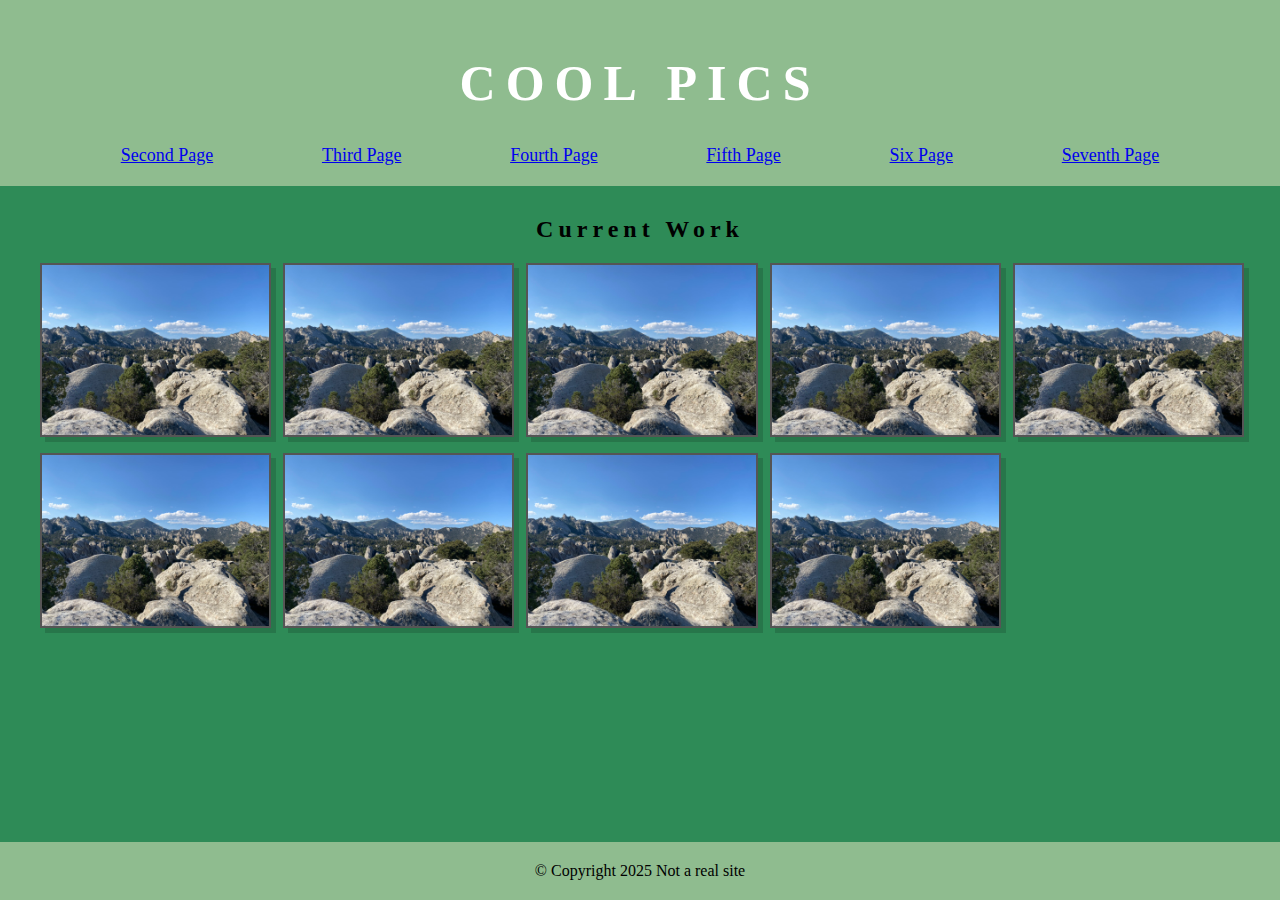
<file: coolpics/index.html>
<html lang="en-US">
    <head>
        <meta charset="utf-8">
        <meta name="description" content="This is the Cool Pics Page">
        <meta name="author" content="Cameron Johnson">
        <link rel="stylesheet" href="coolpics.css">
        <meta name="viewport" content="width=device-width, initial-scale=1" />
        <script src="coolpics.js" defer></script>
        <title>Cool Pics</title>
    </head>
    <body>
        <header>
            <h1>
                Cool Pics
            </h1>
            <button class="menu-toggle" aria-controls="main-nav" aria-expanded="false">Menu</button>
            <nav id="main-nav" role="navigation">
                <a href="#">Second Page</a>
                <a href="#">Third Page</a>
                <a href="#">Fourth Page</a>
                <a href="#">Fifth Page</a>
                <a href="#">Six Page</a>
                <a href="#">Seventh Page</a>
            </nav>
        </header>
        <main> 
            <dialog>
            <img src="images/my-image.jpeg" alt="picture">
            <button class="close-viewer">X</button>
            </dialog>
            <h2>
                Current Work
            </h2>
            <div class="gallery">
                <figure>  
                    <img src="images/my-image.jpeg" alt="picture">
                </figure>
                <figure>  
                    <img src="images/my-image.jpeg" alt="picture">
                </figure>
                <figure>  
                    <img src="images/my-image.jpeg" alt="picture">
                </figure>
                <figure>  
                    <img src="images/my-image.jpeg" alt="picture">
                </figure>
                <figure>  
                    <img src="images/my-image.jpeg" alt="picture">
                </figure>
                <figure>  
                    <img src="images/my-image.jpeg" alt="picture">
                </figure>
                <figure>  
                    <img src="images/my-image.jpeg" alt="picture">
                </figure>
                <figure>  
                    <img src="images/my-image.jpeg" alt="picture">
                </figure>
                <figure>  
                    <img src="images/my-image.jpeg" alt="picture">
                </figure>
            </div>
        </main>
        <footer>
            &copy; Copyright 2025 Not a real site
        </footer>
    </body>
</html>
</file>
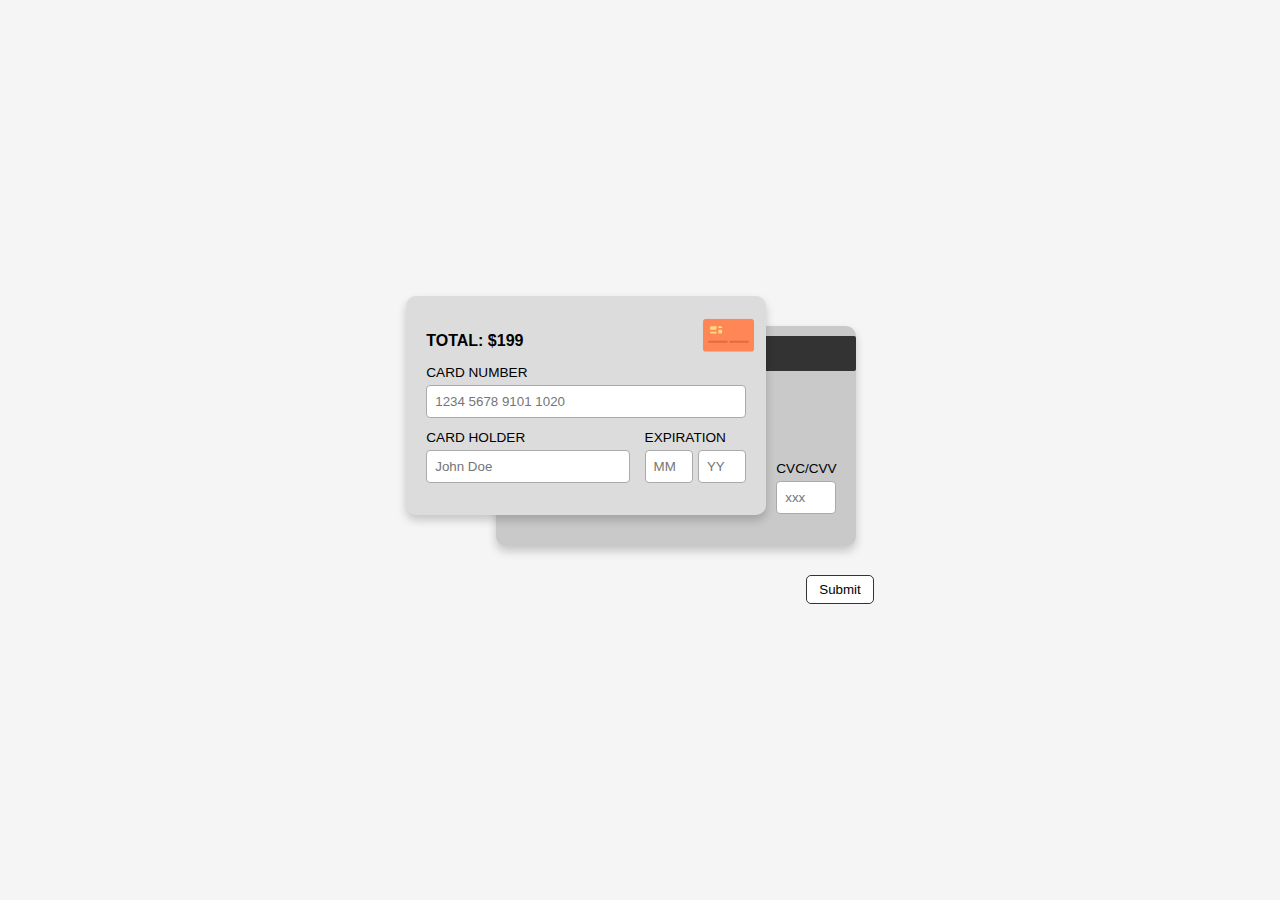
<file: creditcard/index.html>
<!DOCTYPE html>
<html lang="en-US">
    <head>
        <meta charset="utf-8" />
        <meta name="description" content="This is the Credit Card Form" />
        <meta name="author" content="Cameron Johnson" />
        <meta name="viewport" content="width=device-width, initial-scale=1" />
        <link rel="stylesheet" href="creditcard.css" />
        <link rel="icon" type="image/x-icon" href="favicon.png">
        <script src="creditcard.js" defer></script>
        <title>Credit Card Form</title>
    </head>
    <body>
        <main id="maincontent">
            <div class="card-container">
                <div class="card-front">
                    <p class="total">TOTAL: $199</p>
                    <img
                    class="card-icon"
                    src="[data-uri]"
                    height="55px">

                    <label for="cardnumber">CARD NUMBER</label>
                    <input type="text" id="cardnumber" maxlength="19" placeholder="1234 5678 9101 1020" />

                    <div class="card-row">
                    <div class="holder">
                        <label for="cardholder">CARD HOLDER</label>
                        <input type="text" id="cardholder" placeholder="John Doe" />
                    </div>

                    <div class="expiration">
                        <label>EXPIRATION</label>
                        <div class="exp-fields">
                            <input type="text" id="expmonth" maxlength="2" placeholder="MM" />
                            <input type="text" id="expyear" maxlength="2" placeholder="YY" />
                        </div>
                    </div>
                </div>
            </div>

            <div class="card-back">
                <div class="black-strip"></div>
                    <div class="cvc-section">
                        <label for="cvc">CVC/CVV</label>
                        <input type="text" id="cvc" maxlength="3" placeholder="xxx" />
                    </div>
                </div>
            </div>

            <button id="submitBtn">Submit</button>
        </main>
    </body>
</html>
</file>
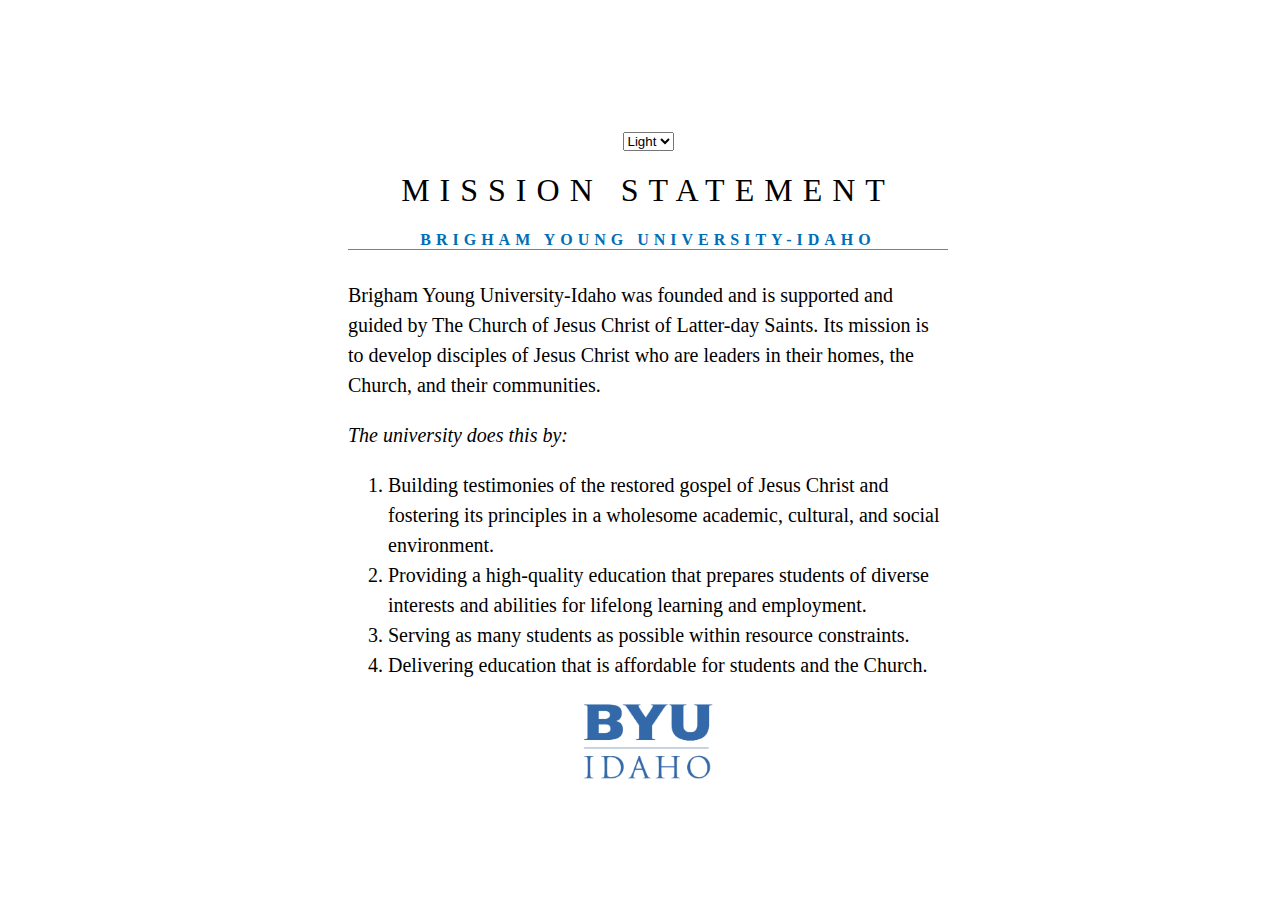
<file: mission/index.html>
<html lang="en-US">
    <head>
        <meta charset="utf-8">
        <meta name="description" content="This is the BYU-Idaho Mission Statement">
        <meta name="author" content="Cameron Johnson">
        <link rel="stylesheet" href="styles.css">
        <meta name="viewport" content="width=device-width, initial-scale=1" />
        <script src="mission.js" defer></script>
        <title>BYU-Idaho Mission Statement</title>
    </head>
    <body>
    <select id="themeSelector">
        <option value="light">Light</option>
        <option value="dark">Dark</option>
    </select>
        <h1>
            Mission Statement
        </h1>
        <h3>
            Brigham Young University-Idaho
        </h3>
        <p class="top-margin">
            Brigham Young University-Idaho was founded and is supported and guided by The Church of Jesus Christ of Latter-day Saints. Its mission is to develop disciples of Jesus Christ who are leaders in their homes, the Church, and their communities.
        </p>
        <p class="italicized">
            The university does this by:
        </p>
        <ol>
            <li>
                Building testimonies of the restored gospel of Jesus Christ and fostering its principles in a wholesome academic, cultural, and social environment. 
            </li>
            <li>
                Providing a high-quality education that prepares students of diverse interests and abilities for lifelong learning and employment.
            </li>
            <li>
                Serving as many students as possible within resource constraints.
            </li>
            <li>
                Delivering education that is affordable for students and the Church.
            </li>
        </ol>
    <footer>
        <img src="byui-logo_white.png", id="logo">
    </footer>
    </body>
</html>
</file>
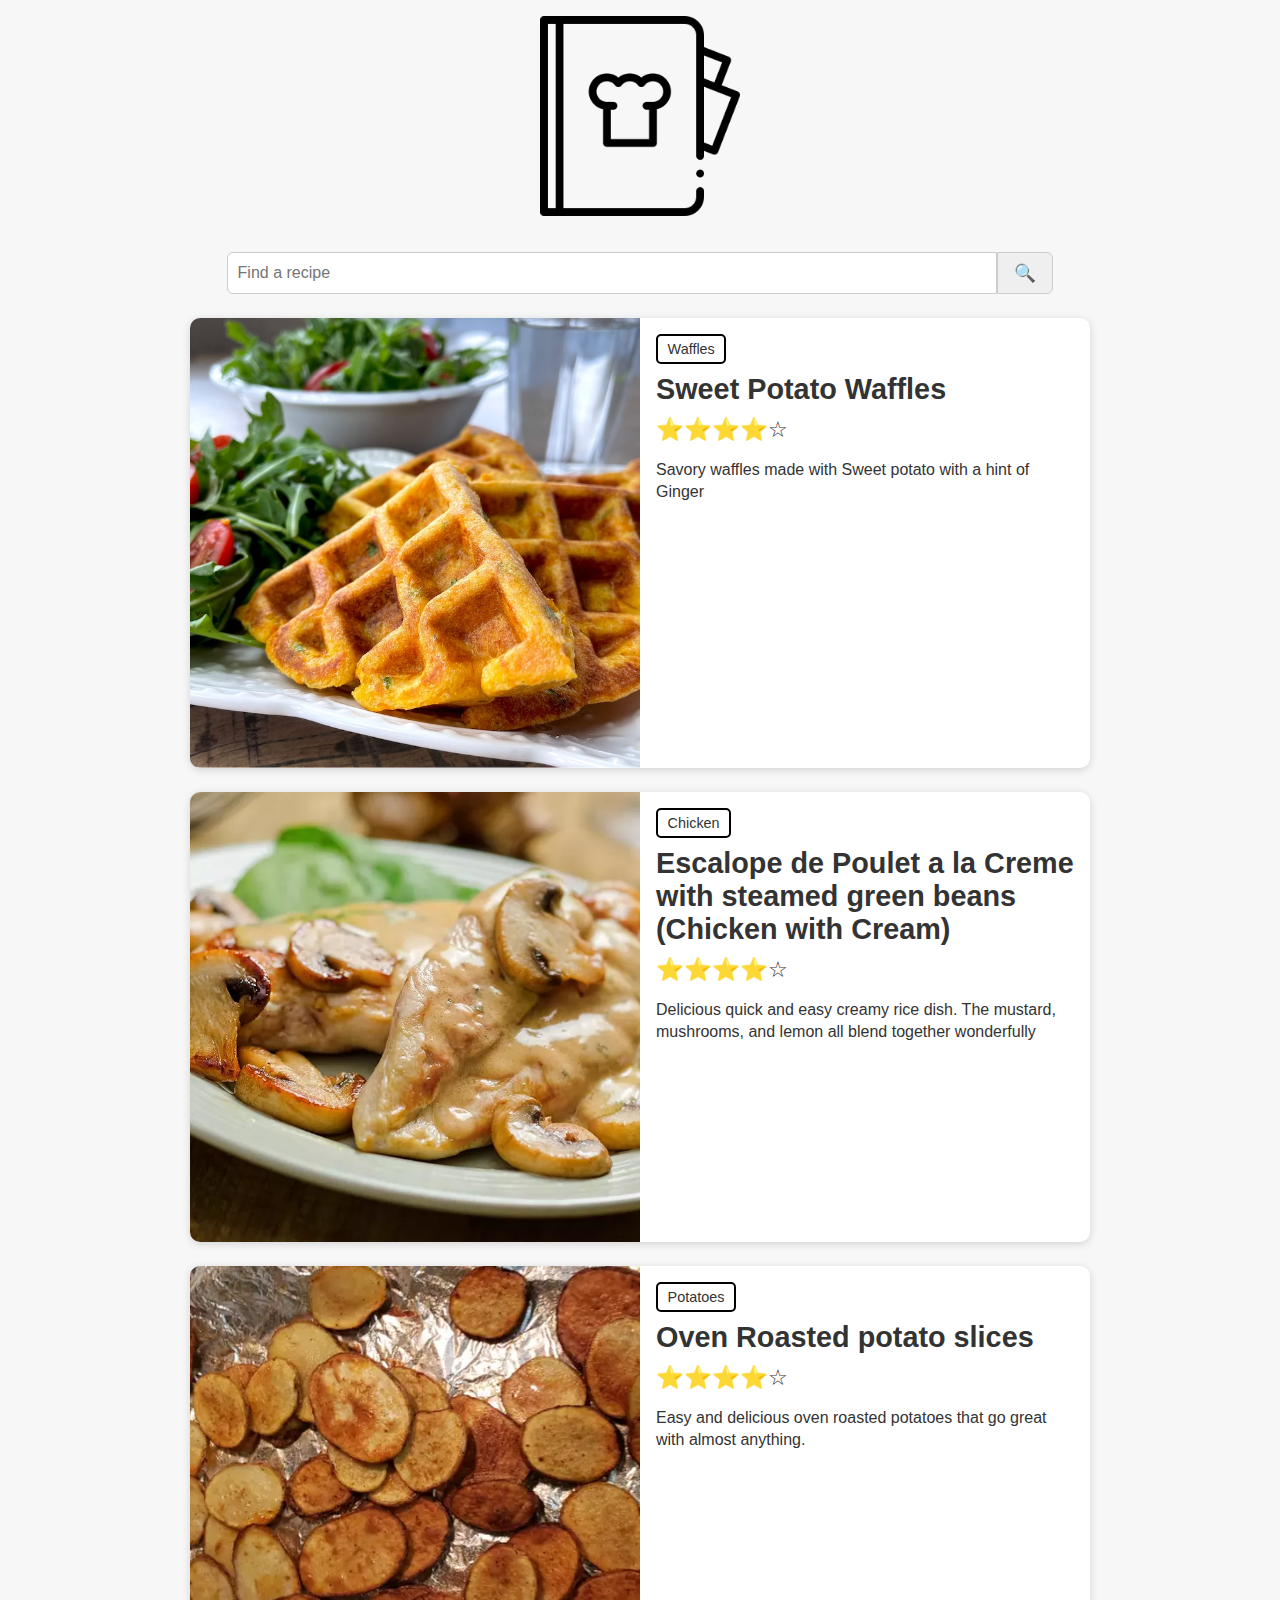
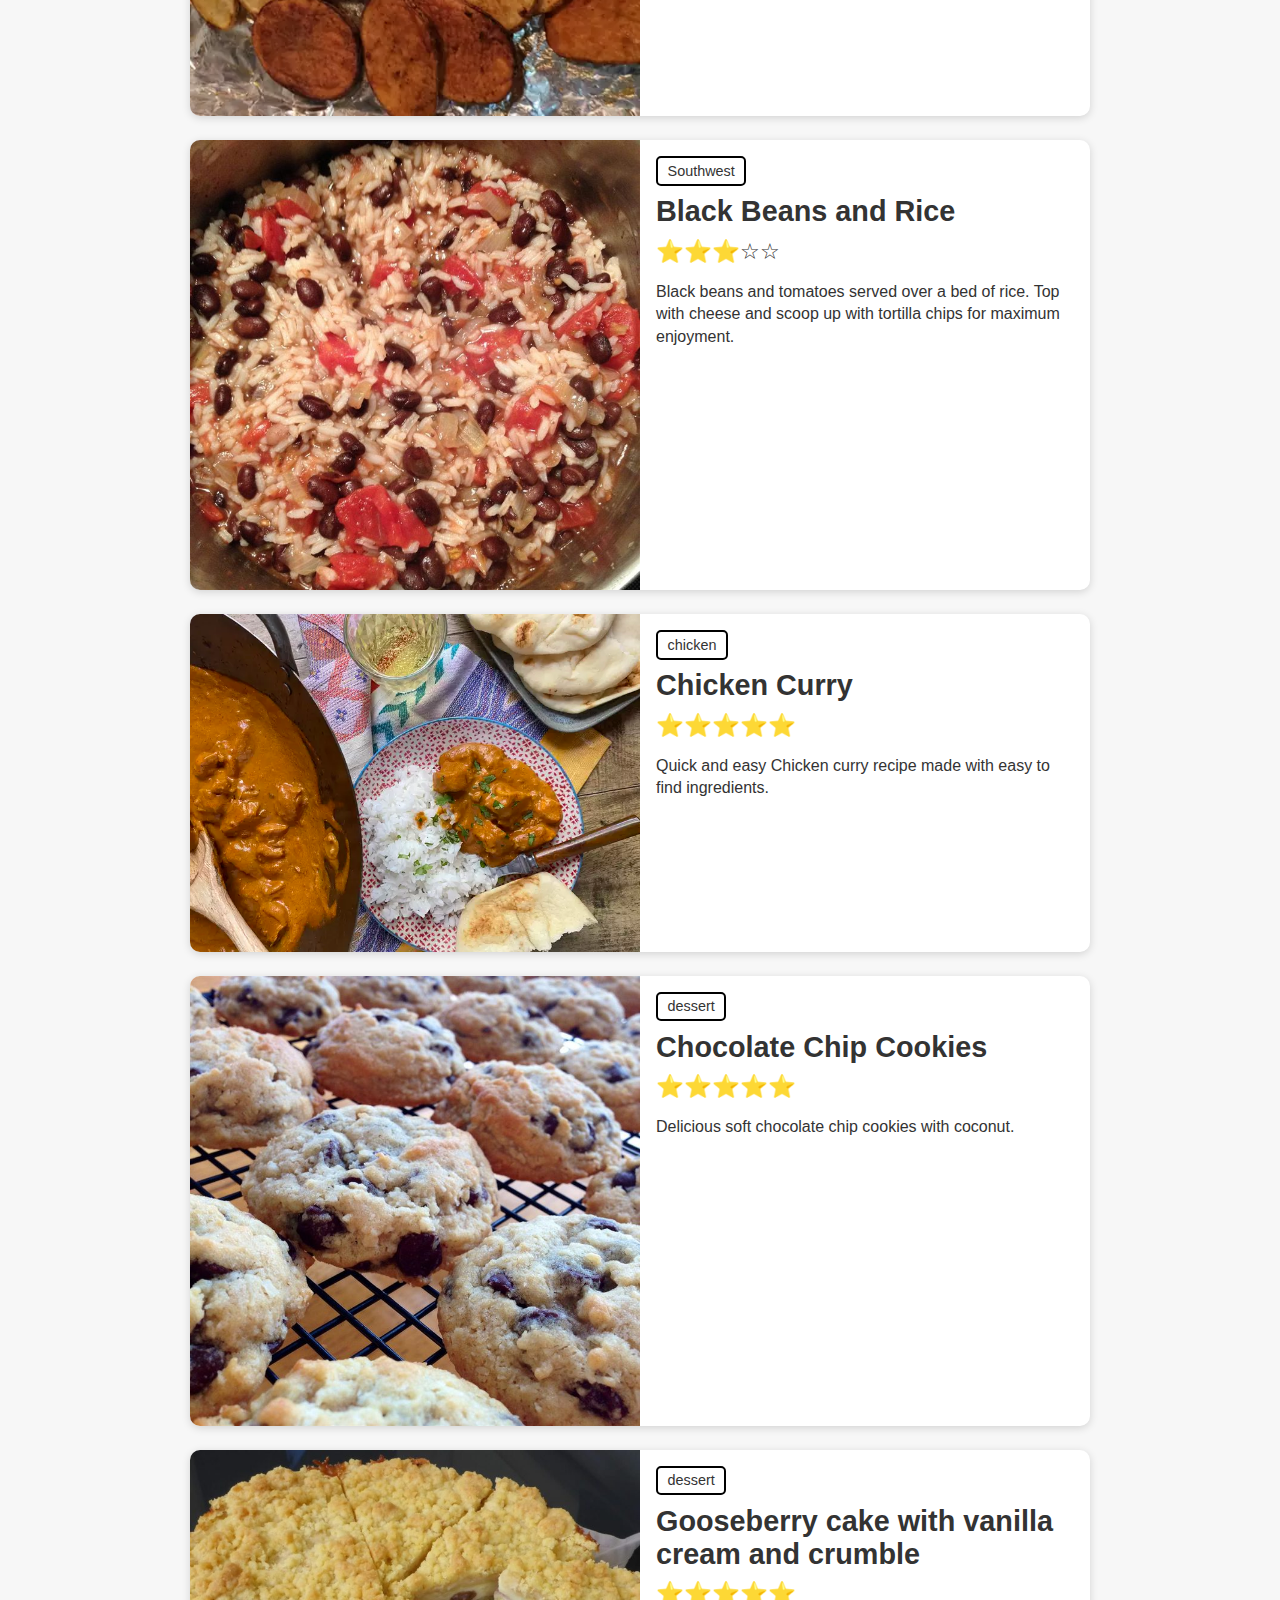
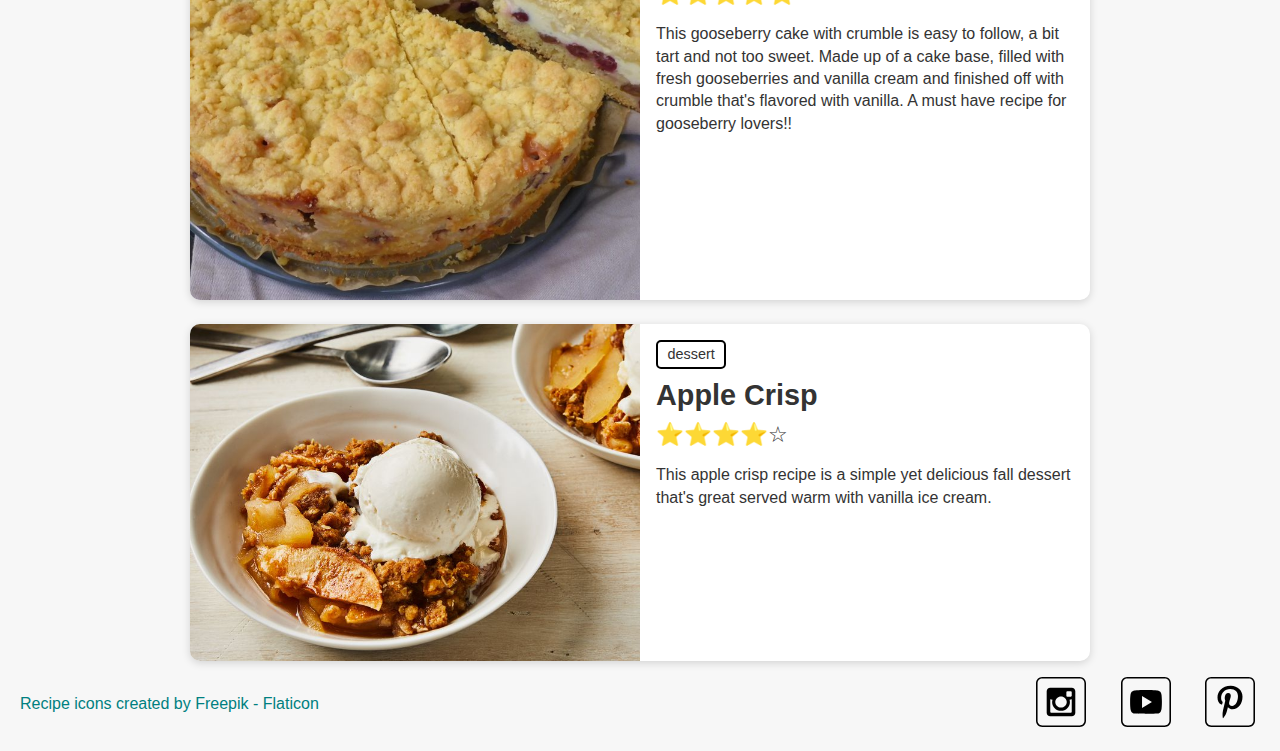
<file: recipes/index.html>
<!DOCTYPE html>
<html lang="en">
    <head>
        <title>Recipes</title>
        <meta charset="utf-8" />
        <meta name="description" content="This is the Recipes Page" />
        <meta name="author" content="Cameron Johnson" />
        <meta name="viewport" content="width=device-width, initial-scale=1" />
        <link rel="stylesheet" href="recipes.css" />
        <link rel="icon" type="image/x-icon" href="/images/favicon.png">
    </head>

    <body>
        <header class="header">
            <img src="images/recipe-book.png" alt="Recipes Logo" width="200" height="200">
        </header>
        <main>
            <form class="search-form">
                <input type="text" id="search" placeholder="Find a recipe" />
                <button class="search-btn" aria-label="Search">🔍</button>
            </form>
            <section id="recipeContainer"></section>
        </main>
        <footer>
            <div class="footer-text">
                Recipe icons created by Freepik - Flaticon  
            </div>
            <div class="social">
                <!-- Social media icons provided under CC from https://www.iconfinder.com/AlfredoCreates  -->
                <a href="#"><img src="images/instagram_icon.svg" alt="instagram icon"></a>
                <a href="#"><img src="images/youtube_icon.svg" alt="youtube icon"></a>
                <a href="#"><img src="images/pinterest_icon.svg" alt="pinterest icon"></a>
            </div>
        </footer>
        <script type="module" src="main.js"></script>
    </body>
</html>
</file>
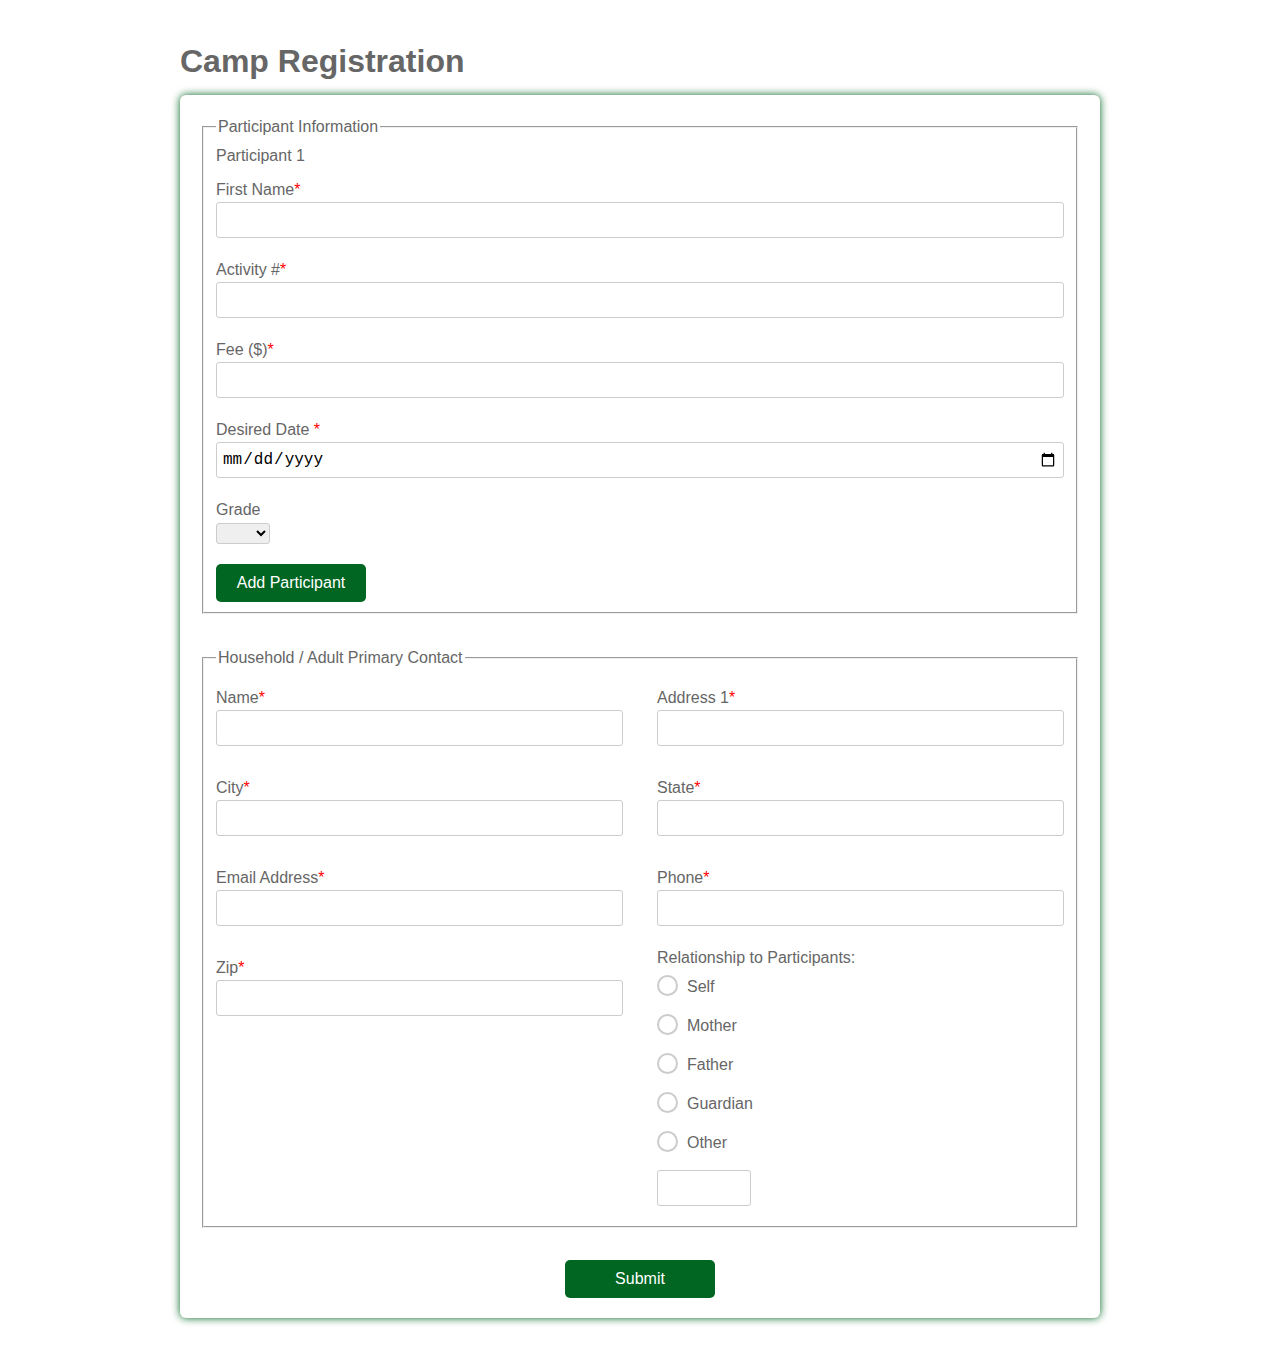
<file: register/index.html>
<!DOCTYPE html>
<html>
  <!-- Example based off of https://www.w3docs.com/learn-html/html-form-templates.html -->
  <head>
    <title>Camp Registration</title>
    <meta charset="utf-8" />
    <meta name="description" content="This is the Registration Form" />
    <meta name="author" content="Cameron Johnson" />
    <meta name="viewport" content="width=device-width, initial-scale=1" />
    <link rel="stylesheet" href="register.css" />
    <link rel="icon" type="image/x-icon" href="/images/favicon.png">
    <script src="register.js" defer></script>
  </head>
  <body cz-shortcut-listen="true" data-new-gr-c-s-check-loaded="14.1261.0" data-gr-ext-installed="">
    <div class="testbox">
      <h1>Camp Registration</h1>
      <form>
        <fieldset class="participants">
          <legend>Participant Information</legend>
          <section class="participant1">
            <p>Participant 1</p>
            <div class="item">
              <label for="fname"> First Name<span>*</span></label>
              <input id="fname" type="text" name="fname" value="" required />
            </div>
            <div class="item activities">
              <label for="activity">Activity #<span>*</span></label>
              <input id="activity" type="text" name="activity" />
            </div>
            <div class="item">
              <label for="fee">Fee ($)<span>*</span></label>
              <input id="fee" type="number" name="fee" />
            </div>
            <div class="item">
              <label for="date">Desired Date <span>*</span></label>
              <input id="date" type="date" name="date" />
            </div>
            <div class="item">
              <p>Grade</p>
              <select>
                <option selected value="" disabled></option>
                <option value="1">1st</option>
                <option value="2">2nd</option>
                <option value="3">3rd</option>
                <option value="4">4th</option>
                <option value="5">5th</option>
                <option value="6">6th</option>
                <option value="7">7th</option>
                <option value="8">8th</option>
                <option value="9">9th</option>
                <option value="10">10th</option>
                <option value="11">11th</option>
                <option value="12">12th</option>
              </select>
            </div>
          </section>
          <button type="button" id="add">Add Participant</button>
        </fieldset>

        <fieldset>
          <legend>Household / Adult Primary Contact</legend>
          <div class="columns">
            <div class="item">
              <label for="adult_name">Name<span>*</span></label>
              <input id="adult_name" type="text" name="adult_name" />
            </div>

            <div class="item">
              <label for="address1">Address 1<span>*</span></label>
              <input id="address1" type="text" name="address1" />
            </div>

            <div class="item">
              <label for="city">City<span>*</span></label>
              <input id="city" type="text" name="city" />
            </div>
            <div class="item">
              <label for="state">State<span>*</span></label>
              <input id="state" type="text" name="state" />
            </div>
            <div class="item">
              <label for="eaddress">Email Address<span>*</span></label>
              <input id="eaddress" type="text" name="address" />
            </div>
            <div class="item">
              <label for="phone">Phone<span>*</span></label>
              <input id="phone" type="tel" name="phone" />
            </div>
            <div class="item">
              <label for="zip">Zip<span>*</span></label>
              <input id="zip" type="text" name="zip" />
            </div>

            <div class="question">
              <label>Relationship to Participants:</label>
              <div class="question-answer">
                <div>
                  <input
                    type="radio"
                    value="self"
                    id="radio_3"
                    name="relationship"
                  />
                  <label for="radio_3" class="radio"><span>Self</span></label>
                </div>
                <div>
                  <input
                    type="radio"
                    value="mother"
                    id="radio_4"
                    name="relationship"
                  />
                  <label for="radio_4" class="radio"><span>Mother</span></label>
                </div>
                <div>
                  <input
                    type="radio"
                    value="father"
                    id="radio_5"
                    name="relationship"
                  />
                  <label for="radio_5" class="radio"><span>Father</span></label>
                </div>
                <div>
                  <input
                    type="radio"
                    value="guardian"
                    id="radio_6"
                    name="relationship"
                  />
                  <label for="radio_6" class="radio"><span>Guardian</span></label>
                </div>
                <div>
                  <input
                    type="radio"
                    value="other"
                    id="radio_7"
                    name="relationship"
                  />
                  <label for="radio_7" class="radio"><span>Other</span></label>
                  <input type="text" />
                </div>
              </div>
            </div>
          </div>
        </fieldset>
        <div class="btn-block">
          <button type="submit" id="submitButton">Submit</button>
        </div>
      </form>
      <section id="summary"></section>
    </div>
  </body>
</html>
</file>
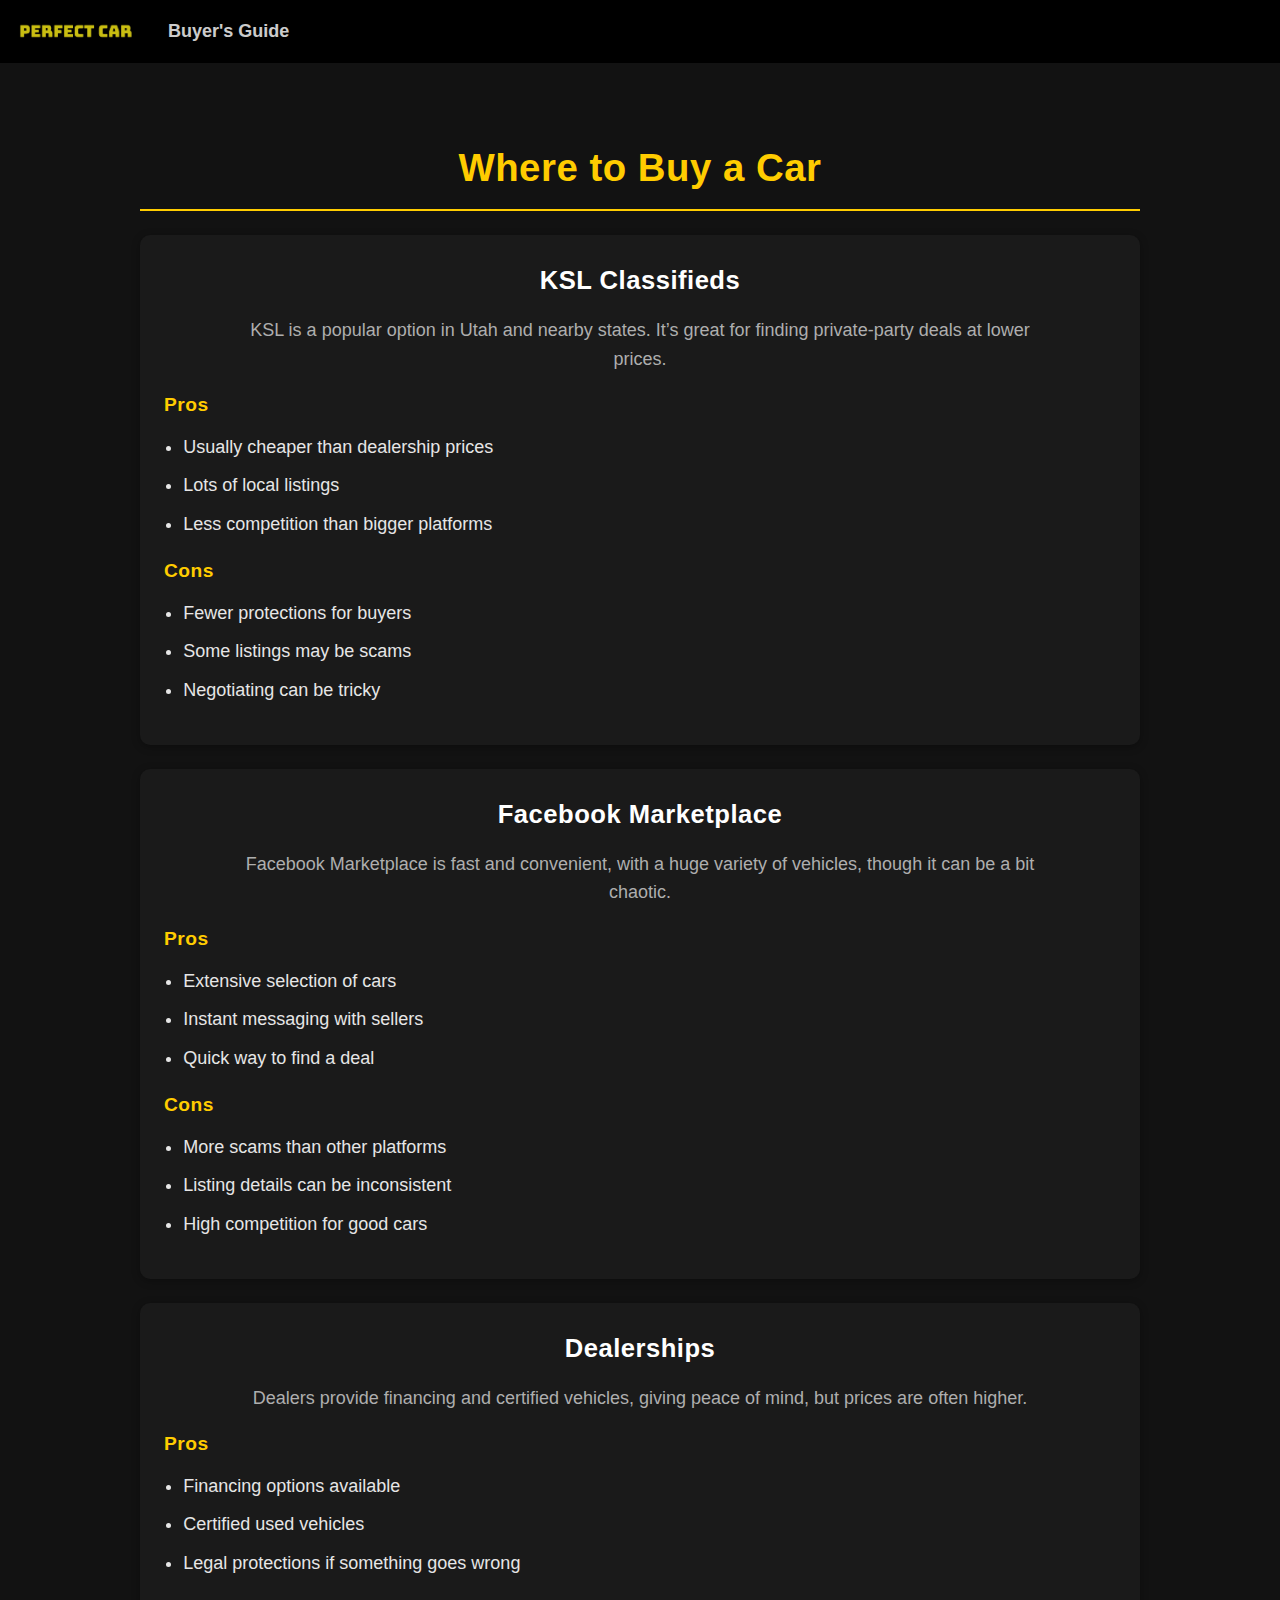
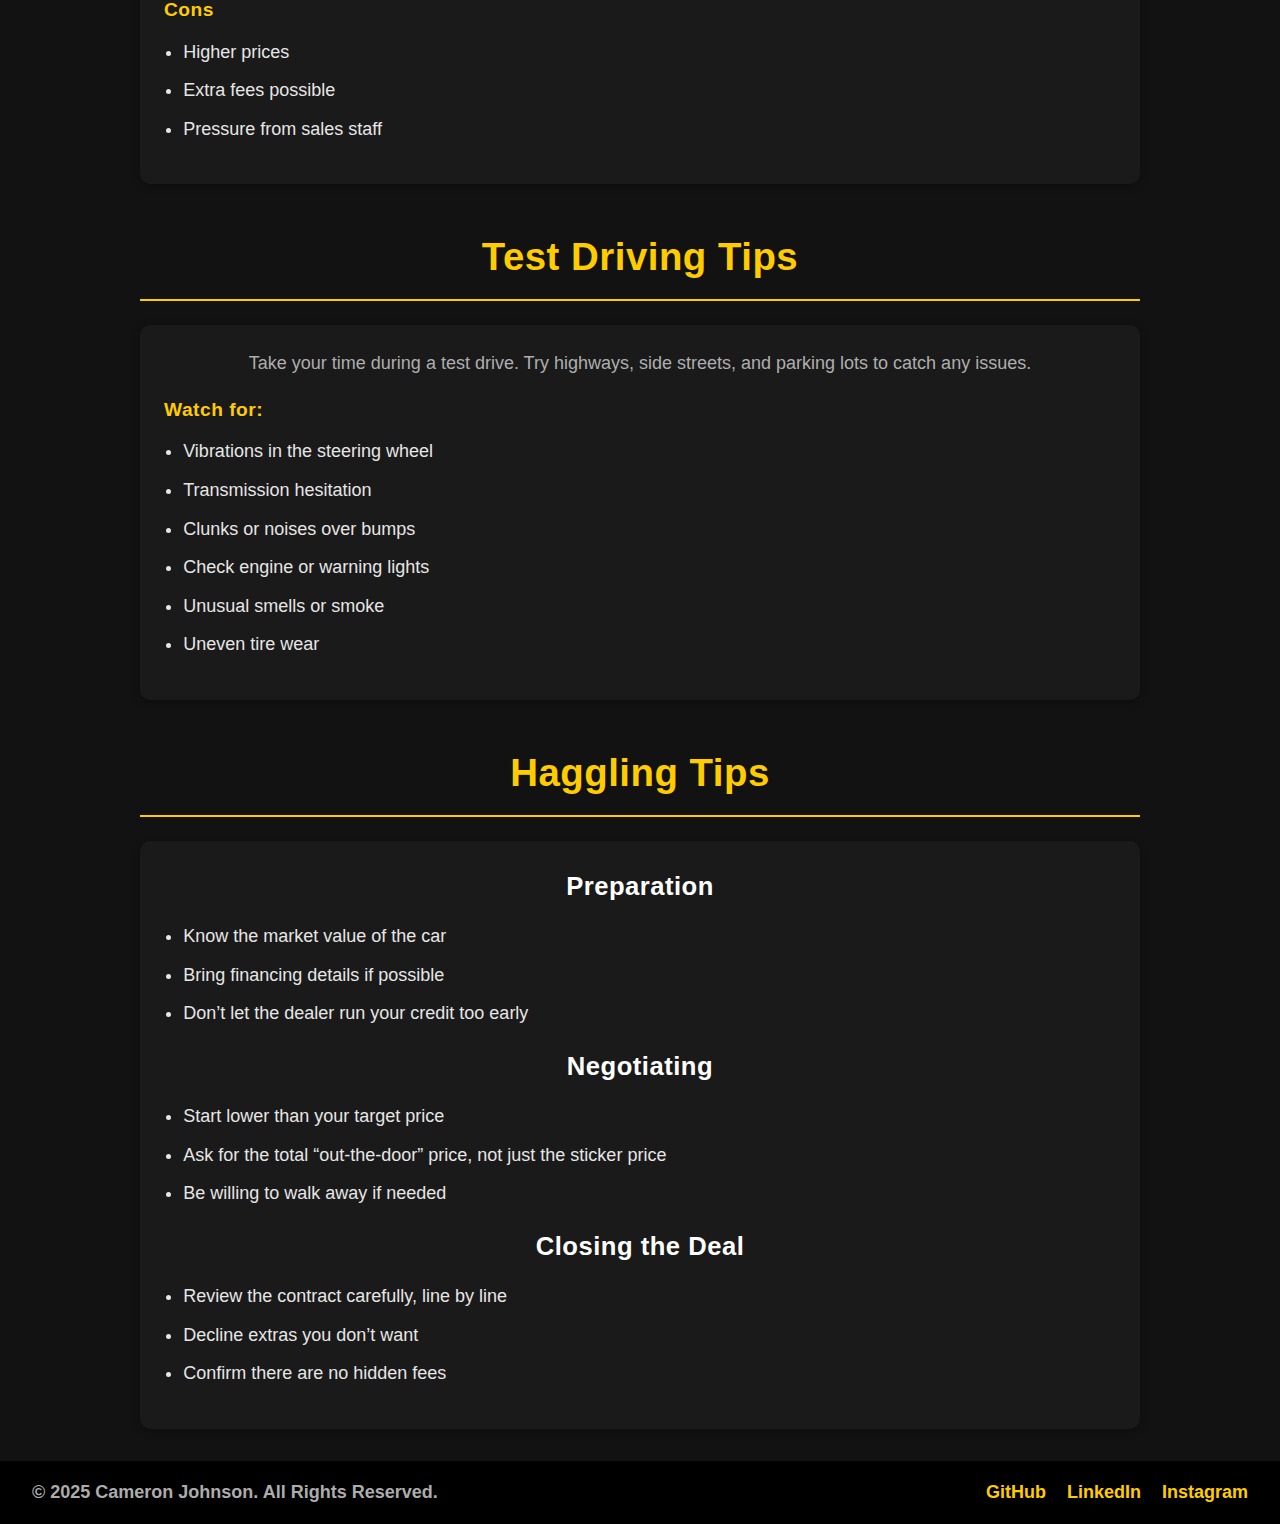
<file: perfectcar/buyers-guide.html>
<!DOCTYPE html>
<html lang="en-us">
<head>
    <meta charset="utf-8" />
    <title>Perfect Car</title>
    <meta name="description" content="Find your perfect car today!" />
    <meta name="author" content="Cameron Johnson" />
    <meta name="viewport" content="width=device-width, initial-scale=1" />
    <link rel="icon" type="image/x-icon" href="/images/favicon.png" />
    <link rel="stylesheet" href="styles/styles.css" />
</head>
<body>
    <header>
        <nav>
            <a href="index.html" title="Home">
                <img src="images/logo.png" alt="Car logo" id="nav-logo" />
            </a>
            <a href="buyers-guide.html">Buyer's Guide</a>
        </nav>
    </header>

    <main>
        <h1>Where to Buy a Car</h1>

        <div class="section-card">
            <h2>KSL Classifieds</h2>
            <p>KSL is a popular option in Utah and nearby states. It’s great for finding private-party deals at lower prices.</p>
            <h3>Pros</h3>
            <ul>
                <li>Usually cheaper than dealership prices</li>
                <li>Lots of local listings</li>
                <li>Less competition than bigger platforms</li>
            </ul>
            <h3>Cons</h3>
            <ul>
                <li>Fewer protections for buyers</li>
                <li>Some listings may be scams</li>
                <li>Negotiating can be tricky</li>
            </ul>
        </div>

        <div class="section-card">
            <h2>Facebook Marketplace</h2>
            <p>Facebook Marketplace is fast and convenient, with a huge variety of vehicles, though it can be a bit chaotic.</p>
            <h3>Pros</h3>
            <ul>
                <li>Extensive selection of cars</li>
                <li>Instant messaging with sellers</li>
                <li>Quick way to find a deal</li>
            </ul>
            <h3>Cons</h3>
            <ul>
                <li>More scams than other platforms</li>
                <li>Listing details can be inconsistent</li>
                <li>High competition for good cars</li>
            </ul>
        </div>

        <div class="section-card">
            <h2>Dealerships</h2>
            <p>Dealers provide financing and certified vehicles, giving peace of mind, but prices are often higher.</p>
            <h3>Pros</h3>
            <ul>
                <li>Financing options available</li>
                <li>Certified used vehicles</li>
                <li>Legal protections if something goes wrong</li>
            </ul>
            <h3>Cons</h3>
            <ul>
                <li>Higher prices</li>
                <li>Extra fees possible</li>
                <li>Pressure from sales staff</li>
            </ul>
        </div>

        <h1>Test Driving Tips</h1>

        <div class="section-card">
            <p>Take your time during a test drive. Try highways, side streets, and parking lots to catch any issues.</p>
            <h3>Watch for:</h3>
            <ul>
                <li>Vibrations in the steering wheel</li>
                <li>Transmission hesitation</li>
                <li>Clunks or noises over bumps</li>
                <li>Check engine or warning lights</li>
                <li>Unusual smells or smoke</li>
                <li>Uneven tire wear</li>
            </ul>
        </div>

        <h1>Haggling Tips</h1>

        <div class="section-card">
            <h2>Preparation</h2>
            <ul>
                <li>Know the market value of the car</li>
                <li>Bring financing details if possible</li>
                <li>Don’t let the dealer run your credit too early</li>
            </ul>

            <h2>Negotiating</h2>
            <ul>
                <li>Start lower than your target price</li>
                <li>Ask for the total “out-the-door” price, not just the sticker price</li>
                <li>Be willing to walk away if needed</li>
            </ul>

            <h2>Closing the Deal</h2>
            <ul>
                <li>Review the contract carefully, line by line</li>
                <li>Decline extras you don’t want</li>
                <li>Confirm there are no hidden fees</li>
            </ul>
        </div>
    </main>

    <footer>
        <div class="footer-left">
            <p>&copy; 2025 Cameron Johnson. All Rights Reserved.</p>
        </div>

        <div class="footer-right">
            <a href="https://github.com/cameronrjohnson" target="_blank">GitHub</a>
            <a href="https://www.linkedin.com/in/cameron-johnson-b13b54200/" target="_blank">LinkedIn</a>
            <a href="https://www.instagram.com/cameron.__.j/?hl=en" target="_blank">Instagram</a>
        </div>
    </footer>
</body>
</html>
</file>
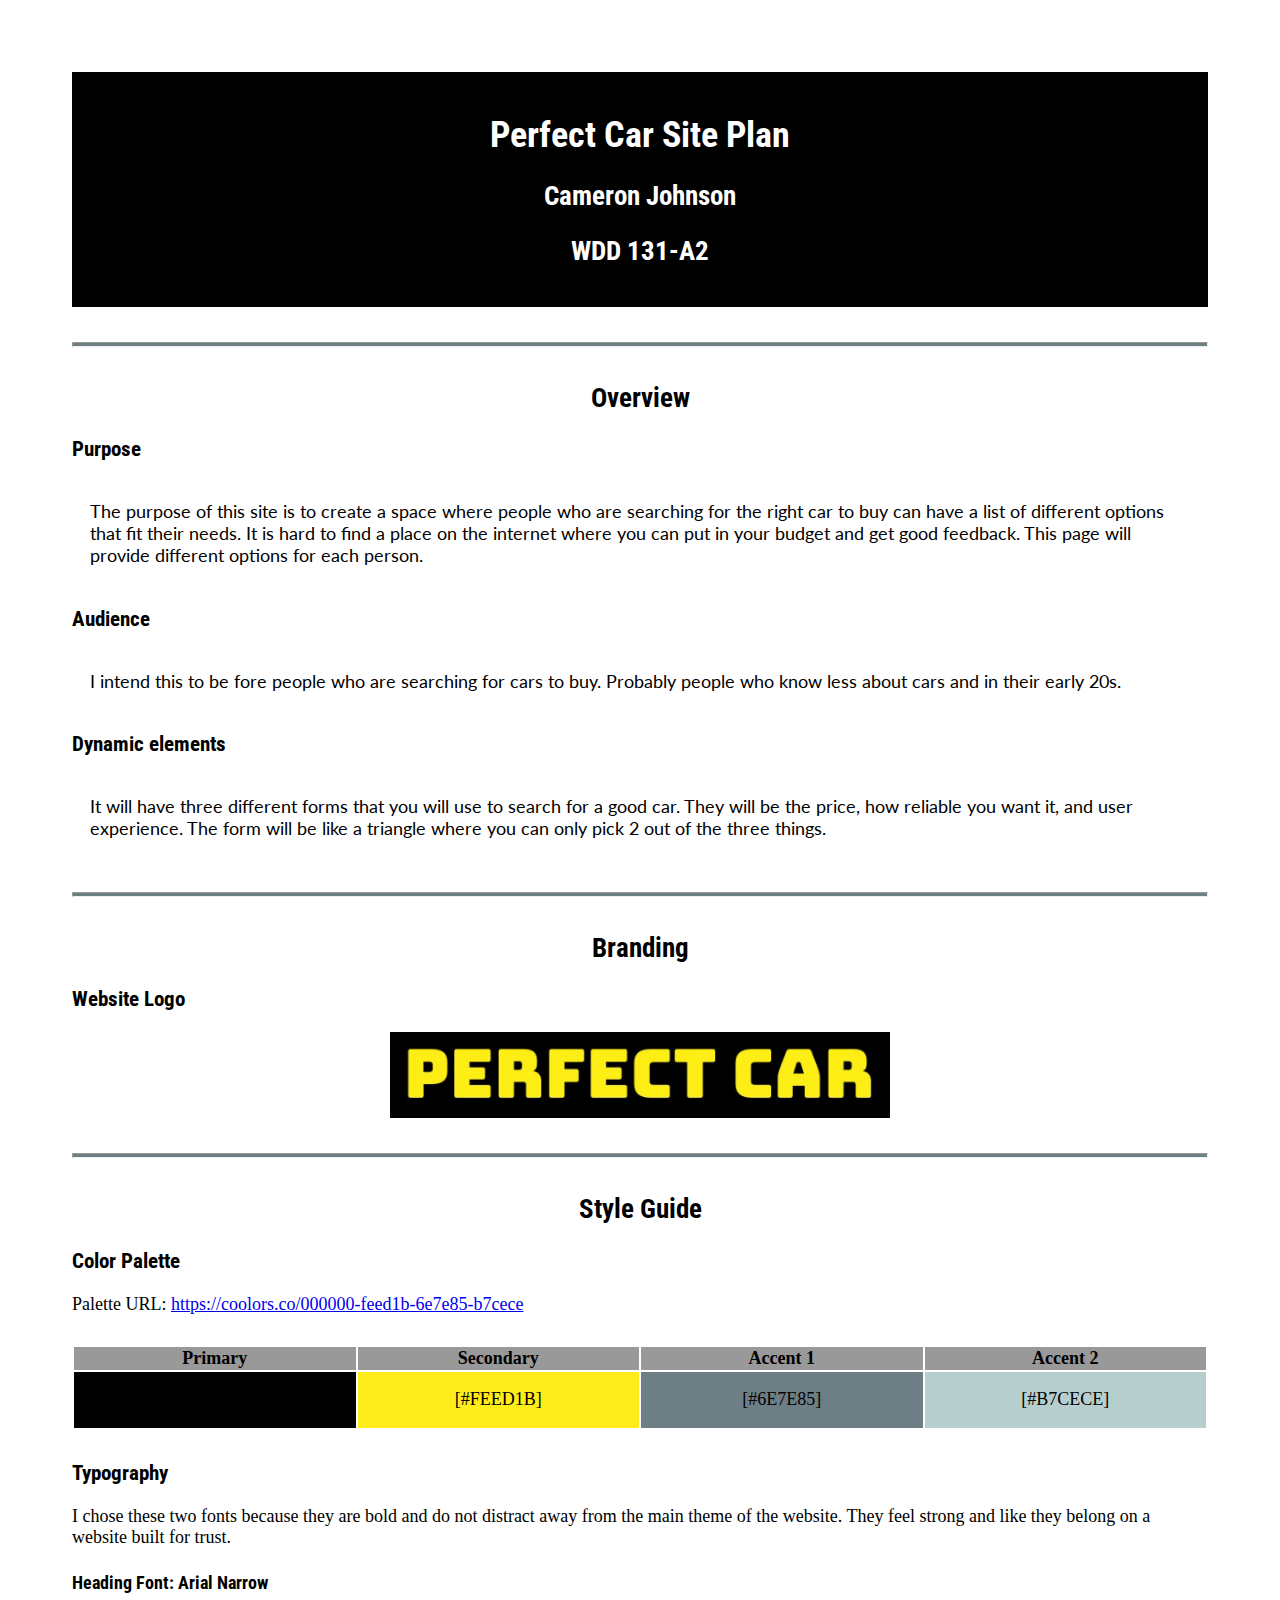
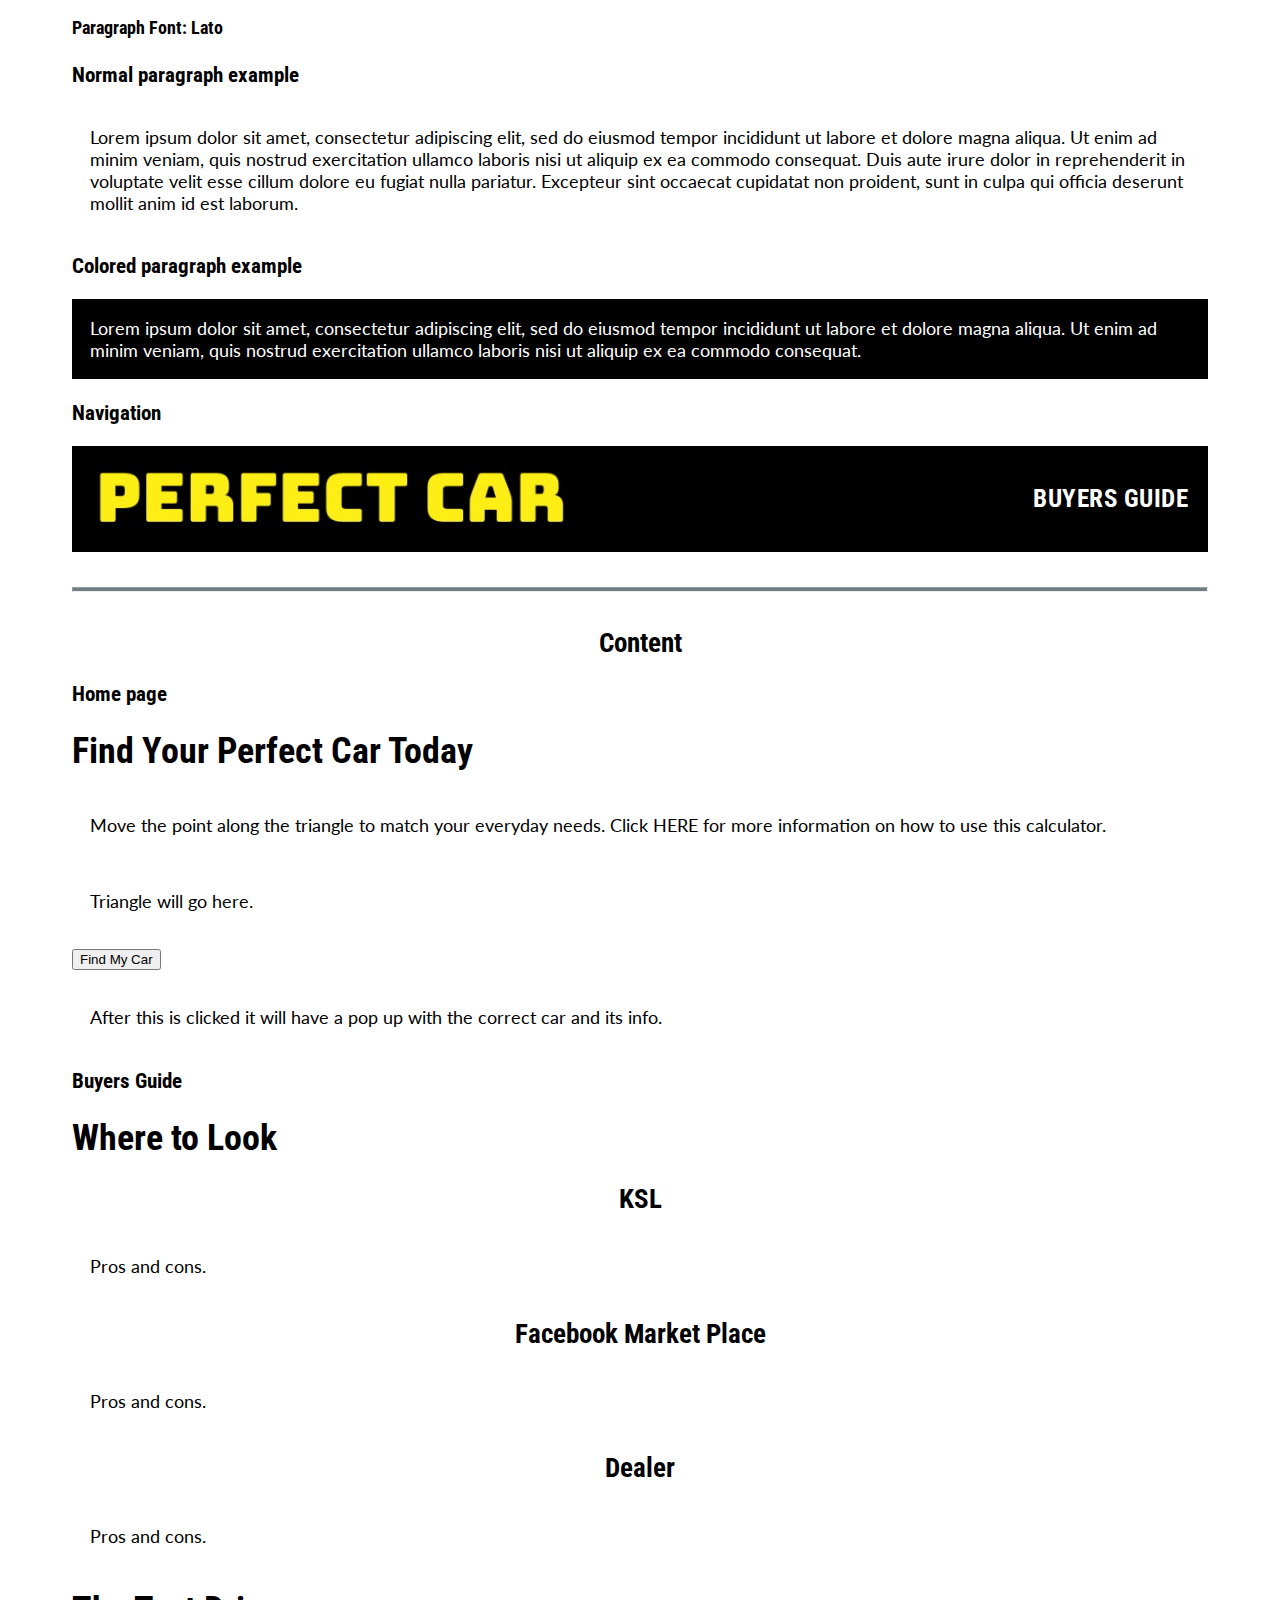
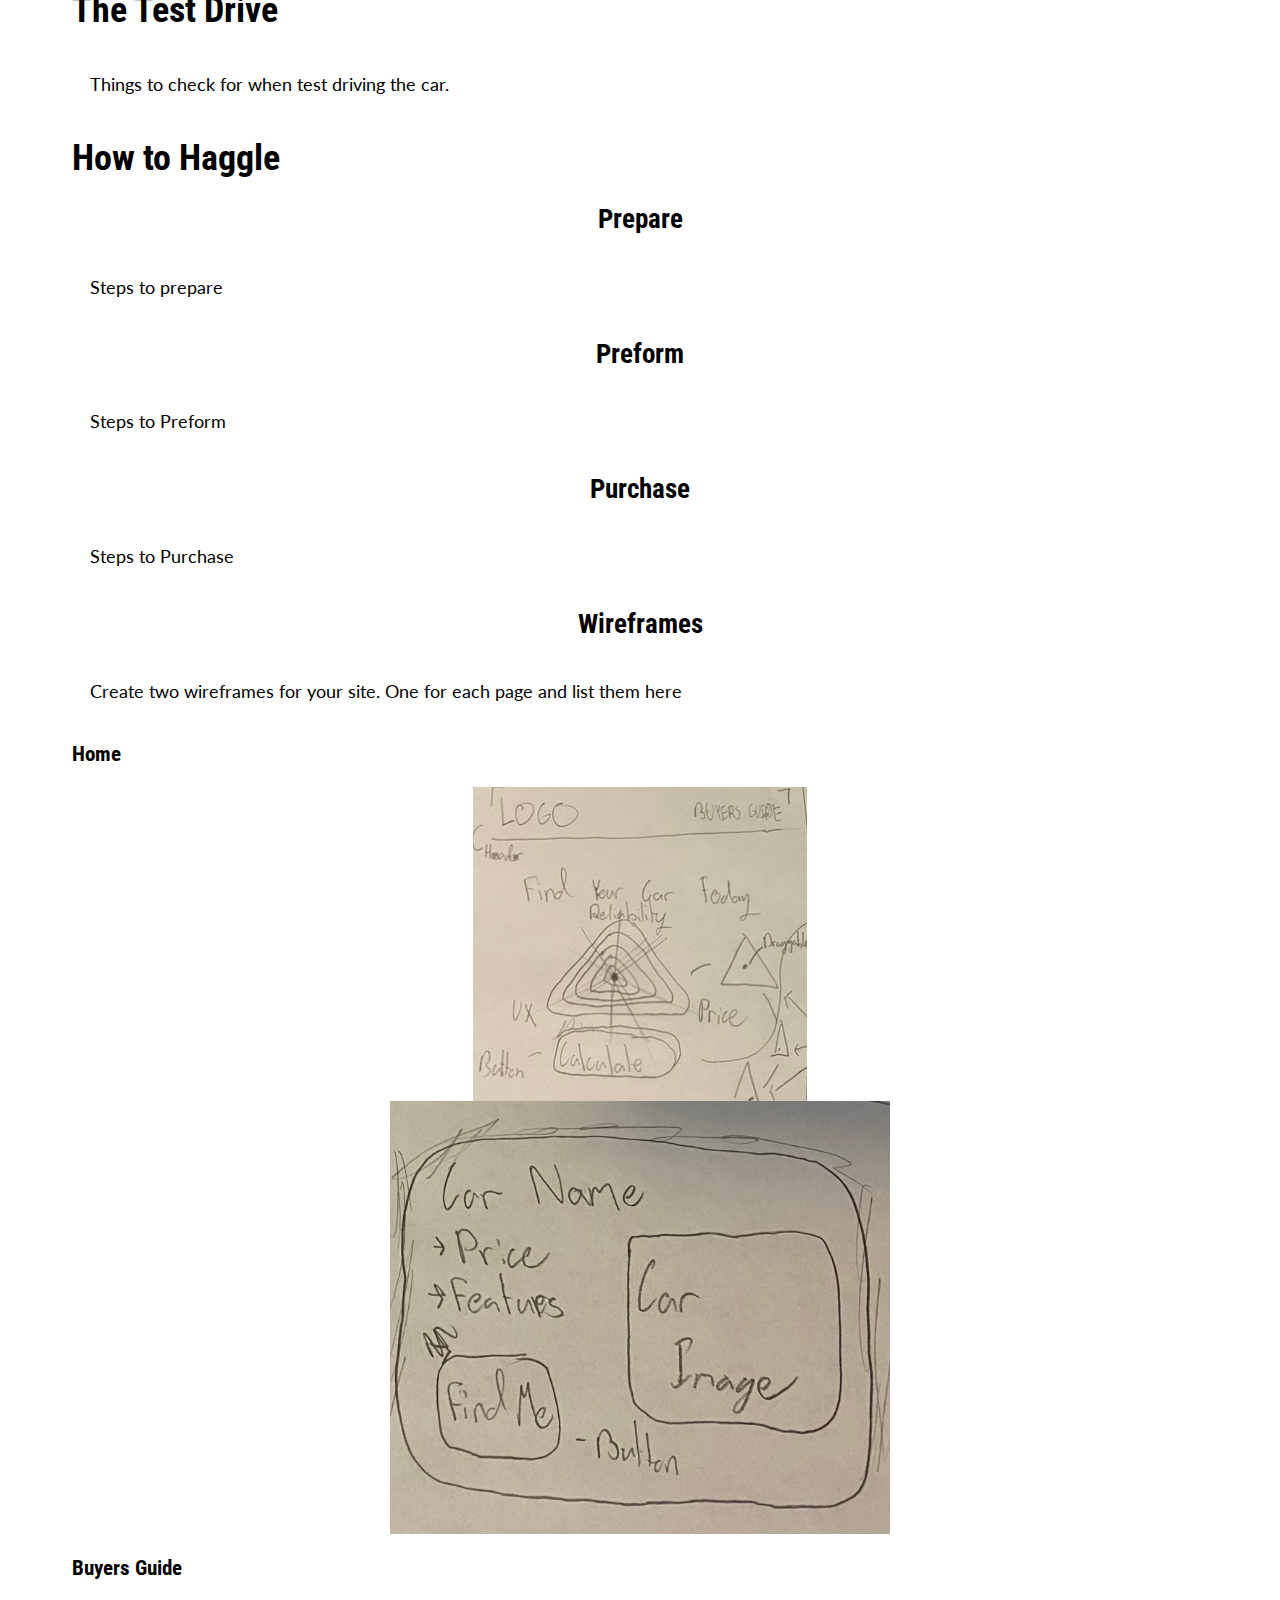
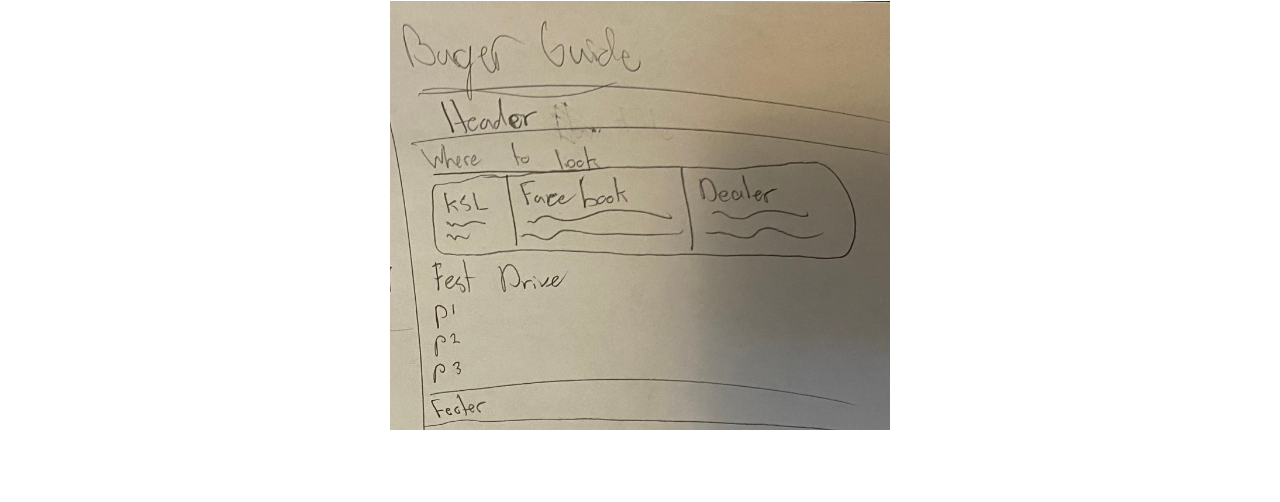
<file: perfectcar/site-plan.html>
<!DOCTYPE html>
<html lang="en-us">
	<head>
		<meta charset="utf-8" />
		<title>Site Plan</title>
		<link type="text/css" rel="stylesheet" href="styles/site-plan.css" />
	</head>

	<body>
		<header>
			<h1>Perfect Car Site Plan</h1>
			<h2>Cameron Johnson</h2>
			<h2>WDD 131-A2</h2>
			<!-- In the header above, add the name or your site, your name and class number. For example if you are in section 3 you would put WDD 131.03 -->
		</header>
		<main>
			<!-- ------------------------Steps 2-3------------------------------ -->
			<hr />
			<h2>Overview</h2>
			<h3>Purpose</h3>
			<p>The purpose of this site is to create a space where people who are searching for the right car to buy can have a list of different options that fit their needs. It is hard to find a place on the internet where you can put in your budget and get good feedback. This page will provide different options for each person.</p>
			<!-- change this -->

			<h3>Audience</h3>
			<p>I intend this to be fore people who are searching for cars to buy. Probably people who know less about cars and in their early 20s.</p>
			<!-- change this -->

			<h3>Dynamic elements</h3>
			<p>It will have three different forms that you will use to search for a good car. They will be the price, how reliable you want it, and user experience. The form will be like a triangle where you can only pick 2 out of the three things.</p>
			<!-- change this -->

			<hr />
			<h2>Branding</h2>
			<h3>Website Logo</h3>
			<!-- Replace this with some sort of logo for your site.  A logo can be as simple as the name of your site in a nice font :) -->
			<img src="images/logo.png" alt="Logo image" />
			<hr />
			<h2>Style Guide</h2>

			<!-- ------------------------Steps 4-8------------------------------ -->

			<h3>Color Palette</h3>
			<!--  The colors you choose for a website are one of the most important decisions you will make. Follow the instructions on the activity in iLearn then return and replace the color codes below with the hex color codes (the 6 digit numbers that show at the bottom of each color) for the colors you have chosen below.  You should have at least 2 colors but do not have to fill in all 4 if you do not need them.  -->

			<!-- Copy and paste the URL to your finished palette below Make sure to paste it into both spots -->
			Palette URL:
			<a
				href="https://coolors.co/000000-feed1b-6e7e85-b7cece"
				target="_blank"
				>https://coolors.co/000000-feed1b-6e7e85-b7cece</a
			>

			<table class="colors">
				<tbody>
					<tr>
						<th>Primary</th>
						<th>Secondary</th>
						<th>Accent 1</th>
						<th>Accent 2</th>
					</tr>
					<!-- Replace the numbers in the boxes below with your hex color codes. Then switch to the site-plan.css file and change your colors there as well. -->
					<tr>
						<td class="primary">[#000000]</td>
						<td class="secondary">[#FEED1B]</td>
						<td class="accent1">[#6E7E85]</td>
						<td class="accent2">[#B7CECE]</td>
					</tr>
				</tbody>
			</table>

			<!-- ------------------------Step 9------------------------------ -->

			<h3>Typography</h3>
			<!-- Choose a font for your paragraphs (body copy) and headlines. What font(s) have you chosen? Why did you choose what you did?  Make sure to review the list of web safe fonts at W3Schools.org as a starting point.  Think also about which of your colors above you might use for background and font colors. -->
             I chose these two fonts because they are bold and do not distract away from the main theme of the website. They feel strong and like they belong on a website built for trust.
			<h4>
				Heading Font: Arial Narrow
				<!-- change this -->
			</h4>
			<h4>
				Paragraph Font: Lato
				<!-- change this -->
			</h4>
			<h3>Normal paragraph example</h3>
			<p>
				Lorem ipsum dolor sit amet, consectetur adipiscing elit, sed do eiusmod
				tempor incididunt ut labore et dolore magna aliqua. Ut enim ad minim
				veniam, quis nostrud exercitation ullamco laboris nisi ut aliquip ex ea
				commodo consequat. Duis aute irure dolor in reprehenderit in voluptate
				velit esse cillum dolore eu fugiat nulla pariatur. Excepteur sint
				occaecat cupidatat non proident, sunt in culpa qui officia deserunt
				mollit anim id est laborum.
			</p>
			<h3>Colored paragraph example</h3>
			<p class="colored">
				Lorem ipsum dolor sit amet, consectetur adipiscing elit, sed do eiusmod
				tempor incididunt ut labore et dolore magna aliqua. Ut enim ad minim
				veniam, quis nostrud exercitation ullamco laboris nisi ut aliquip ex ea
				commodo consequat.
			</p>

			<!-- ------------------------Step 10------------------------------ -->

			<h3>Navigation</h3>
			<!-- Think about how you want your navigation bar to look. In the site-plan.css file change the colors to your colors to get the look you desire. -->
			<nav>
				<a href="index.html" title="Home"><img src="images/logo.png" alt="Car logo" id="nav-logo" /></a>
				<a href="#">Buyers Guide</a>
			</nav>
			<hr />

			<h2>Content</h2>
			<h3>Home page</h3>
            <h1>Find Your Perfect Car Today</h1>
			<p>
                Move the point along the triangle to match your everyday needs. Click HERE for more information on how to use this calculator.
            </p>
            <p>
                Triangle will go here.
            </p>
            <button>
                Find My Car
            </button>
            <p>
                After this is clicked it will have a pop up with the correct car and its info.
            </p>
			<h3>Buyers Guide</h3>
            <h1>Where to Look</h1>
            <h2>
                KSL
            </h2>
            <p>
                Pros and cons.
            </p>
            <h2>
                Facebook Market Place
            </h2>
            <p>
                Pros and cons.
            </p>
            <h2>
                Dealer
            </h2>
            <p>
                Pros and cons.
            </p>
            <h1>The Test Drive</h1>
            <p>
                Things to check for when test driving the car.
            </p>
            <h1>How to Haggle</h1>
            <h2>
                Prepare
            </h2>
            <p>
                Steps to prepare
            </p>
            <h2>
                Preform
            </h2>
            <p>
                Steps to Preform
            </p>
            <h2>
                Purchase
            </h2>
            <p>
                Steps to Purchase
            </p>
			<h2>Wireframes</h2>
			<p>
				Create two wireframes for your site. One for each page and list them
				here
			</p>

			<h3>Home</h3>
            
			<img src="images/wire_home.jpeg" alt="home page wireframe" />
            <img src="images/wire_pop.jpeg" alt="home page wireframe" />

			<h3>Buyers Guide</h3>
			<img src="images/wire_guide.jpeg" alt="page 2 wireframe" />
		</main>
	</body>
</html>
</file>
<file: coolpics/coolpics.css>
body {
    display: flex;
    flex-direction: column;
    text-align: center;

}
html, body {
    margin: 0;
    height: 100%;
    background-color: seagreen;
}

/* Header */
header {
    background-color: darkseagreen;
    padding: 20px;
    margin-bottom: 10px;
}

h1 {
    letter-spacing: 10px;
    color: white;
    font-size: 50px;
    font-weight: bolder;
    text-transform: uppercase;
}

nav {
    display: flex;
    font-size: large;
    justify-content: space-evenly;
    flex-wrap: wrap;
    gap: 8px;

}

.menu-toggle {
    display: none;
    background: transparent;
    border: 2px solid white;
    color: white;
    padding: 6px 12px;
    border-radius: 4px;
    font-size: 1rem;
    cursor: pointer;
}

/* Small Screens */
@media (max-width: 600px) {
    nav {
        flex-direction: column;
        align-items: center;
    }
    nav a {
        display: block;
        width: 100%;
        padding: 8px 0;
    }
}

/* Medium Screens */
@media (min-width: 601px) and (max-width: 900px) {
    .menu-toggle {
        display: inline-block;
        margin-bottom: 8px;
    }
    nav {
        display: none;
        flex-direction: column;
        align-items: center;
        gap: 6px;
        width: 100%;
    }
    nav.open {
        display: flex;
    }
    nav a {
        display: block;
        padding: 6px 0;
        width: 100%;
    }
}

/* Large screens */
@media (min-width: 901px) {
    .menu-toggle {
        display: none;
    }
    nav {
        display: flex;
        flex-direction: row;
        justify-content: space-evenly;
        align-items: center;
    }
    nav a {
        display: inline-block;
        padding: 0;
        width: auto;
    }
}

/* Main Body */
main {
    flex: 1;
}

h2 {
    letter-spacing: 5;
}

img {
    border: 2px solid #555;
    box-shadow: 5px 5px 0 rgba(0,0,0,0.15);
}

.gallery {
    display: grid;
    grid-template-columns: repeat(auto-fit, minmax(220px, 1fr));
    grid-auto-rows: auto;
    gap: 16px;
    padding: 0 16px;
    max-width: 1200px;
    margin: 0 auto;
}

figure {
    margin: 0;
    background: transparent;
}

figure img {
    width: 100%;
    height: auto;
    object-fit: cover;
    display: block;
}

/* If it is a small screen */
@media (max-width: 480px) {
    h1 { font-size: 32px; letter-spacing: 6px; }
    nav { font-size: 0.95rem; justify-content: center; }
    .gallery { grid-template-columns: repeat(auto-fit, minmax(140px, 1fr)); gap: 12px; padding: 0 10px; }
}

/* Dialog */
dialog {
  position: fixed;
  width: 100%;
  height: 100%;
  background: rgba(0, 0, 0, 0.0);
  align-items: center;
  justify-content: center;
  inset: 0;
}

dialog::backdrop {
  background: rgba(0, 0, 0, 0.8);
  width: 100%;
  height: 100%;
  margin: 0;
  padding: 0;
}


dialog[open] {
  display: flex;
}

dialog img {
  max-width: 90%;
  max-height: 80%;
  border: none;
  box-shadow: 0 0 rgba(0, 0, 0, 0.5);
}

.close-viewer {
  position: absolute;
  top: 20px;
  right: 30px;
  font-size: 1.5rem;
  color: white;
  background: rgba(0, 0, 0, 0.4);
  border: none;
  border-radius: 4px;
  padding: 6px 10px;
  cursor: pointer;
}

.close-viewer:hover {
  background: rgba(255, 255, 255, 0.2);
}

footer {
    background-color: darkseagreen;
    padding: 20px;
    margin-top: 20px;
}
</file>
<file: creditcard/creditcard.css>
body {
    font-family: Arial, sans-serif;
    background-color: #f5f5f5;
    display: flex;
    flex-direction: column;
    align-items: center;
    justify-content: center;
    height: 100vh;
    margin: 0;
}

.card-container {
    position: relative;
}

.card-front,
.card-back {
    background-color: #dcdcdc;
    padding: 20px;
    width: 320px;
    border-radius: 10px;
    box-shadow: 0 5px 10px rgba(0, 0, 0, 0.2);
}

.card-front {
    position: relative;
    z-index: 2;
}

.card-back {
    position: absolute;
    top: 30px;
    left: 90px;
    z-index: 1;
    background-color: #c9c9c9;
}

.total {
    font-weight: bold;
    margin-bottom: 15px;
}

.card-icon {
    position: absolute;
    top: 10px;
    right: 10px;
    border-radius: 4px;
}

label {
    display: block;
    font-size: 0.85rem;
    margin-bottom: 5px;
}

input {
    padding: 8px;
    border: 1px solid #aaa;
    border-radius: 4px;
    width: 100%;
    box-sizing: border-box;
    margin-bottom: 12px;
}

.card-row {
    display: flex;
    justify-content: space-between;
    gap: 15px;
}

.exp-fields {
    display: flex;
    gap: 5px;
    text-align: center;
}

.black-strip {
    background-color: #333;
    height: 35px;
    border-radius: 2px;
    margin: 0;
    width: calc(100% + 40px);
    position: relative;
    left: -20px;
    top: -10px;
}

.cvc-section {
    margin-top: 80px;
    margin-left: 260px;
    width: 60px;
}

.holder {
    flex: 2;
}

.expiration {
    flex: 1;
}

#cardholder {
    width: 100%;
}

#submitBtn {
    background-color: #fff;
    border: 1px solid #333;
    border-radius: 5px;
    padding: 6px 12px;
    cursor: pointer;
    margin-left: 400px;
    margin-top: 60px;
    }

#submitBtn:hover {
    background-color: #e0e0e0;
}
</file>
<file: mission/styles.css>
body {
    max-width: 600px;
    text-align: center;
    position: absolute;
    top: 50%;
    left: 50%;
    transform: translate(-50%, -50%);
}
h3 {
    font-size: medium;
    color: #006EB6;
    text-align: center;
    letter-spacing: 5px;
    text-transform: uppercase;
    border-bottom: 1px solid gray;
}


h1 {
    font-weight: lighter;
    font-size: xx-large;
    letter-spacing: 10px;
    text-transform: uppercase;
}
p {
    line-height: 1.5;
    text-align: left;
    font-size: 20px;
    margin: 0;
}
ol {
    line-height: 1.5;
    font-size: 20px;
    text-align: left;
}
img {
    max-width: 150px;
}
.italicized {
    margin-top: 20px;
    margin-bottom: 20px;
    font-style: italic;
}
.top-margin {
    margin-top: 30px;
}
</file>
<file: recipes/recipes.css>
body {
    margin: 0;
    font-family: Arial, sans-serif;
    background: #f7f7f7;
    color: #333;
    display: flex;
    flex-direction: column;
    min-height: 100vh;
}

header {
    text-align: center;
    padding: 1rem;
    color: white;
}

main {
    padding: 1rem;
    flex: 1;
}

.search-form {
    display: flex;
    justify-content: center;
    margin-bottom: 1.5rem;
}

.search-form input {
    width: 60%;
    padding: 0.6rem;
    border: 1px solid #ccc;
    border-radius: 6px 0 0 6px;
    font-size: 1rem;
}

.search-btn {
    padding: 0.6rem 1rem;
    border: none;
    border: 1px solid #ccc;
    font-size: 1.1rem;
    border-radius: 0 6px 6px 0;
    cursor: pointer;
}

#recipeContainer {
    display: grid;
    grid-template-columns: 1fr;
    gap: 1.5rem;
}

.recipe-card {
    background: white;
    border-radius: 10px;
    max-width: 900px;
    margin: auto;
    overflow: hidden;
    box-shadow: 0 2px 8px rgba(0,0,0,0.15);
}

.recipe-img {
    width: 100%;
    display: block;
}

.recipe-info {
    padding: 1rem;
}

.recipe-tag {
    display: inline-block;
    padding: 0.3rem 0.6rem;
    border-radius: 5px;
    font-size: 0.9rem;
    border: 2px solid black;
}

.recipe-title {
    margin: 0.6rem 0;
    font-size: 1.8rem;
}

.rating {
    font-size: 1.4rem;
    margin-bottom: 0.5rem;
    display: block;
}

.recipe-desc {
    line-height: 1.4;
}

@media (min-width: 600px) {
    .recipe-card {
        display: flex;
    }

    .recipe-img {
        width: 50%;
        height: auto;
    }

    .recipe-info {
        width: 50%;
    }

    footer {
        flex-direction: row;
    }
}

@media (max-width: 599px) {
    footer {
        flex-direction: column;
        gap: 1rem;
    }

    .footer-text {
        padding-left: 0;
        text-align: center;
    }

    .social {
        display: flex;
        justify-content: center;
        width: 100%;
    }

    .social img {
        padding-right: 0;
    }
}

footer {
    margin-top: auto;
    width: 100%;
    display: flex;
    align-items: center;
    justify-content: space-between;
    background: #f7f7f7;
    padding-bottom: 20px;
}

.footer-text {
    padding-left: 20px;
    color: teal;
}

.social img {
    width: 50px;
    height: 50px;
    padding-right: 20px;
    margin: 0 5px;
}
</file>
<file: register/register.css>
* {
    box-sizing: border-box;
  }
  body {
    font-family: Roboto, Arial, sans-serif;
    font-size: 16px;
    color: #666;
    line-height: 22px;
  }

  div,
  form,
  input,
  select,
  textarea,
  label,
  p {
    padding: 0;
    margin: 0;
    outline: none;
    font-size: 16px;
    line-height: 24px;
  }

  .testbox {
    padding: 20px;
    max-width: 960px;
    margin: 0 auto;
  }
  form {
    padding: 20px;
    border-radius: 6px;
    background: #fff;
    box-shadow: 0 0 8px #006622;
  }
  fieldset {
    margin-bottom: 2em;
  }
  input,
  select,
  textarea {
    margin-bottom: 10px;
    border: 1px solid #ccc;
    border-radius: 3px;
  }
  input {
    width: 100%;
    padding: 5px;
  }
  input[type="checkbox"] {
    width: auto;
    margin-right: 1em;
  }
  input[type="date"] {
    padding: 4px 5px;
  }
  textarea {
    width: 100%;
    padding: 5px;
  }
  .item:hover p,
  .item:hover i,
  .question:hover p,
  .question label:hover,
  input:hover::placeholder {
    color: #006622;
  }
  .item input:hover,
  .item select:hover,
  .item textarea:hover {
    border: 1px solid transparent;
    box-shadow: 0 0 3px 0 #006622;
    color: #006622;
  }
  .item {
    position: relative;
    margin: 10px 0;
  }
  .item span {
    color: red;
  }


  .columns {
    display: flex;
    justify-content: space-between;
    flex-direction: row;
    flex-wrap: wrap;
  }
  .columns div {
    width: 48%;
  }

  /* Style checkbox and radio. To do this we have to hide the defaults then we create our own */
  input[type="radio"] {
    display: none;
  }
  label.radio {
    position: relative;
    display: inline-block;
    margin: 5px 20px 15px 0;
    cursor: pointer;
  }
  .question span {
    margin-left: 30px;
  }
  .question-answer label {
    display: block;
  }
  label.radio:before {
    content: "";
    position: absolute;
    left: 0;
    width: 17px;
    height: 17px;
    border-radius: 50%;
    border: 2px solid #ccc;
  }
  input[type="radio"]:checked + label:before,
  label.radio:hover:before {
    border: 2px solid #006622;
  }
  label.radio:after {
    content: "";
    position: absolute;
    top: 6px;
    left: 5px;
    width: 8px;
    height: 4px;
    border: 3px solid #006622;
    border-top: none;
    border-right: none;
    transform: rotate(-45deg);
    opacity: 0;
  }
  input[type="radio"]:checked + label:after {
    opacity: 1;
  }
  /* end style checkbox and radio */
  .btn-block {
    margin-top: 10px;
    text-align: center;
  }
  button {
    width: 150px;
    padding: 10px;
    border: none;
    border-radius: 5px;
    background: #006622;
    font-size: 16px;
    color: #fff;
    cursor: pointer;
  }
  button:hover {
    background: #00b33c;
  }
  @media (max-width: 568px) {
    .columns div {
      width: 100%;
    }
  }
</file>
<file: perfectcar/styles/styles.css>
* {
  margin: 0;
  padding: 0;
  box-sizing: border-box;
}

@import url("https://fonts.googleapis.com/css?family=Lato|Roboto+Condensed:400,700");

:root {
  --primary-color: #000000;
  --secondary-color: #ffcc00;
  --accent1-color: #1a1a1a;
  --accent2-color: #2a2a2a;
  --heading-font: "Arial Narrow", "Roboto Condensed", Arial, Helvetica, sans-serif;
  --paragraph-font: "Lato", Helvetica, Arial, sans-serif;
  --text-color: #e6e6e6;
  --text-muted: #bfbfbf;
}

html, body {
  height: 100%;
}

body {
  font-family: var(--paragraph-font);
  background: #121212;
  color: var(--text-color);
  line-height: 1.7;
  padding-bottom: 100px;
  display: flex;
  flex-direction: column;
  font-size: 18px;
}

img {
  display: block;
  margin: 0 auto;
  max-width: 100%;
}

main {
  flex: 1;
  width: min(1000px, 90%);
  margin: 0 auto;
  padding: 2rem 0;
}

h1, h2, h3, h4, h5, h6 {
  font-family: var(--heading-font);
  font-weight: 700;
  letter-spacing: 0.5px;
  margin-bottom: 0.5em;
}

h1 {
  font-size: 2.4rem;
  margin-top: 2.5rem;
  color: var(--secondary-color);
  text-align: center;
  border-bottom: 2px solid var(--secondary-color);
  padding-bottom: 0.25em;
}

h2 {
  font-size: 1.6rem;
  margin-top: 1.5rem;
  color: white;
  text-align: center;
}

h3 {
  font-size: 1.2rem;
  margin-top: 1rem;
  color: var(--secondary-color);
}

p {
  margin: 0 auto 1rem;
  opacity: 0.9;
  max-width: 80ch;
  color: var(--text-muted);
  text-align: center;
  line-height: 1.6;
}

ul {
  margin-bottom: 1rem;
  padding-left: 1.2rem;
}

li {
  margin-bottom: 0.5rem;
}

.section-card {
  background: var(--accent1-color);
  padding: 1.5rem;
  border-radius: 10px;
  margin-top: 1.5rem;
  box-shadow: 0 2px 8px rgba(0,0,0,0.3);
}

.section-card h2 {
  margin-top: 0;
}

header {
  background-color: var(--primary-color);
  padding: 1rem;
}

nav {
  display: flex;
  align-items: center;
  gap: 2rem;
}

nav a {
  color: white;
  text-decoration: none;
  font-weight: bold;
  opacity: 0.8;
  transition: opacity 0.2s;
}

nav a:hover {
  opacity: 1;
}

#nav-logo {
  width: 120px;
  height: auto;
}

.triangle-wrapper {
  position: relative;
  width: 50%;
  max-width: 900px;
  margin: 4em auto;
}

.triangle-grid {
  display: flex;
  flex-direction: column;
  align-items: center;
  gap: 1rem;
}

.row {
  display: flex;
  justify-content: center;
  gap: 1rem;
}

.cell {
  flex: 1 1 18%;
  max-width: 130px;
  aspect-ratio: 13 / 8;
  background: var(--accent2-color);
  border-radius: 8px;
  transition: 0.25s;
  min-width: 60px;
}

.cell:hover {
  background: var(--secondary-color);
  transform: scale(1.08);
  cursor: pointer;
}

.cell.selected {
  background: var(--secondary-color);
  transform: scale(1.08);
  border: 2px solid black;
}

.triangle-label {
  position: absolute;
  font-weight: 700;
  font-family: var(--heading-font);
  color: var(--secondary-color);
  font-size: 2rem;
}

.label-left {
  bottom: -50px;
  left: 0;
  transform: translate(-50%, 0);
}

.label-right {
  bottom: -50px;
  right: 0;
  transform: translate(50%, 0);
}

.label-top {
  top: -4rem;
  left: 50%;
  transform: translateX(-50%);
}

button {
  display: block;
  margin: 3em auto;
  background: var(--primary-color);
  color: white;
  padding: 0.9em 2.4em;
  font-size: 1.2em;
  font-family: var(--heading-font);
  font-weight: 700;
  text-transform: uppercase;
  letter-spacing: 1px;
  border: none;
  border-radius: 10px;
  cursor: pointer;
  transition: 0.25s;
}

button:hover {
  color: var(--secondary-color);
  transform: translateY(-3px);
  box-shadow: 0 6px 16px rgba(0,0,0,0.35);
}

footer {
  background-color: var(--primary-color);
  bottom: 0;
  left: 0;
  width: 100%;
  color: white;
  padding: 1rem 2rem;
  display: flex;
  justify-content: space-between;
  align-items: center;
}

footer a {
  color: var(--secondary-color);
  text-decoration: none;
  margin-left: 1rem;
  font-weight: 600;
  transition: opacity 0.2s;
}

footer a:hover {
  opacity: 0.7;
}

footer p {
  margin: 0;
  font-weight: 600;
}

.modal {
    position: fixed;
    top: 0;
    left: 0;
    width: 100vw;
    height: 100vh;
    background: rgba(0, 0, 0, 0.6);  
    display: flex;
    justify-content: center;
    align-items: center;
    z-index: 999999;
}

.hidden {
    display: none !important;
}

.modal-content {
    background: var(--accent1-color);
    padding: 2rem;
    width: 95%;
    max-width: 500px;
    border-radius: 15px;
    box-shadow: 0 8px 30px rgba(0,0,0,0.6);
    text-align: center;
    position: relative;
    border: 2px solid var(--secondary-color);
}

.modal-content h2 {
    color: var(--secondary-color);
    margin-bottom: 1rem;
    font-size: 2rem;
}

.close {
    position: absolute;
    top: 15px;
    right: 20px;
    font-size: 30px;
    cursor: pointer;
    color: var(--secondary-color);
    transition: 0.2s;
}

.close:hover {
    transform: scale(1.2);
}

.car-info img {
    width: 100%;
    max-height: 180px;
    object-fit: cover;
    border-radius: 10px;
    margin-bottom: 1rem;
}

.car-info h3 {
    font-size: 1.5rem;
    color: white;
    margin-bottom: 0.5rem;
}

.car-info p {
    color: var(--text-muted);
    padding: 0 1rem;
    margin-bottom: 1rem;
}

.car-tags {
    display: flex;
    justify-content: center;
    gap: 10px;
    margin-bottom: 1.5rem;
}

.tag {
    background: var(--accent2-color);
    padding: 0.4rem 0.8rem;
    border-radius: 8px;
    font-size: 0.9rem;
    border: 1px solid var(--secondary-color);
    color: var(--secondary-color);
}

.learn-more-btn {
    padding: 0.8rem 1.5rem;
    font-size: 1rem;
    background: var(--secondary-color);
    color: black;
    border: none;
    border-radius: 8px;
    cursor: pointer;
    font-weight: bold;
    transition: 0.25s;
}

.learn-more-btn:hover {
    transform: translateY(-2px);
    box-shadow: 0 5px 12px rgba(0,0,0,0.4);
}

@media (max-width: 700px) {
  nav {
    flex-direction: column;
    gap: 0.5rem;
  }

  footer {
    flex-direction: column;
    text-align: center;
    gap: 0.5rem;
  }

  footer a {
    margin-left: 0;
    margin-right: 0.5rem;
  }

  .triangle-wrapper {
    width: 100%;
    scale: 0.85;
  }

  .cell {
    flex: 1 1 22%;
    min-width: 50px;
  }
}
</file>
<file: perfectcar/styles/site-plan.css>
/* if you are using any Google fonts change the font names below to your fonts. 
Any spaces in your font name should be replaced with a +. 
Fonts are separated by a | */
@import url("https://fonts.googleapis.com/css?family=Lato|Roboto+Condensed:400,700");

:root {
  /* change the values below to your colors from your palette */
  --primary-color: #000000;
  --secondary-color: #FEED1B;
  --accent1-color: #6E7E85;
  --accent2-color: #B7CECE;

  /* change the values below to your chosen font(s) */
  --heading-font: "Arial Narrow", "Roboto Condensed", Arial, Helvetica, sans-serif;
  --paragraph-font: "Lato", Helvetica, Arial, sans-serif;

  /* these colors below should be chosen from among your palette colors above */
  --headline-color-on-white: var(
    --primary-color
  ); /* headlines on a white background */
  --headline-color-on-color: white; /* headlines on a colored background */
  --paragraph-color-on-white: var(
    --primary-color
  ); /* paragraph text on a white background */
  --paragraph-color-on-color: white; /* paragraph text on a colored background */
  --paragraph-background-color: var(--primary-color);
  --nav-link-color: var(--primary-color);
  --nav-background-color: var(--primary-color);
  --nav-hover-link-color: white;
  --nav-hover-background-color: var(--primary-color);
}

/*  Look around below...but DON'T CHANGE ANYTHING! */

body {
  max-width: 1200px;
  margin: 0 auto;
  padding: 4em;
  font-size: 18px;
}
img {
  display: block;
  margin: 0 auto;
  max-width: 500px;
}
h1,
h2,
h3,
h4,
h5,
h6 {
  font-family: var(--heading-font);
  color: var(--headline-color-on-white);
  /* make headings bold and condensed to match 'Arial Narrow' appearance */
  font-weight: 700; /* bold */
  font-stretch: condensed; /* a hint; may not change if font doesn't support */
}
h2 {
  text-align: center;
}
hr {
  height: 3px;
  margin: 35px 0;
  background: var(--accent1-color);
}
header {
  padding: 1em;
  text-align: center;
  color: var(--paragraph-color-on-color);
  background-color: var(--paragraph-background-color);
}
header > h1,
header > h2 {
  color: var(--headline-color-on-color);
}

p {
  font-family: var(--paragraph-font);
  color: var(--paragraph-color);
  padding: 1em;
}
.colors {
  width: 100%;
  min-width: 350px;
  margin: 30px auto;
  text-align: center;
}
.colors th {
  background-color: #999;
}
.colors td {
  width: 25%;
  height: 3em;
}

.primary {
  background-color: var(--primary-color);
}
.secondary {
  background-color: var(--secondary-color);
}
.accent1 {
  background-color: var(--accent1-color);
}
.accent2 {
  background-color: var(--accent2-color);
}

p.colored {
  background-color: var(--paragraph-background-color);
  color: var(--paragraph-color-on-color);
}

nav a:link,
nav a:visited {
  color: white;
}

nav a:hover {
  color: var(--secondary-color);
  background-color: var(--primary-color);
}

nav {
  background-color: var(--nav-background-color);
  line-height: 3em;
  text-align: center;
  font-size: 1.2em;
  align-items: center;
  display: flex;
  justify-content: space-between;

  font-family: var(--heading-font);
  font-size: 1.4em;
  font-weight: 700;
  letter-spacing: 0.5px;
  text-transform: uppercase;
  padding-right: 10px;
}
nav a {
  padding: 1em;
  min-width: 120px;
  text-decoration: none;
  padding: 10px;
}

nav img#nav-logo {
  max-height: 100px;
  width: auto;
  display: inline-block;
  vertical-align: middle;
  margin-right: 10px;
}

.sitemap {
  display: grid;
  justify-content: center;

  grid-template-columns: repeat(6, 15%);
  grid-template-rows: 3em 1.5em 1.5em 3em;
  grid-template-areas:
    ". . home home . ."
    ". . . top . ."
    ". left left right right ."
    "page2 page2 . . page3 page3";
}
.sitemap > div {
  text-align: center;
}
.sm-home {
  grid-area: home;
  background-color: #ccc;
  line-height: 3em;
}
.sm-page2 {
  grid-area: page2;
  background-color: #ccc;
  line-height: 3em;
}
.sm-page3 {
  grid-area: page3;
  background-color: #ccc;
  line-height: 3em;
}

.top {
  grid-area: top;
  border-left: 1px solid;
}

.left {
  grid-area: left;
  border-top: 1px solid;
  border-left: 1px solid;
}

.right {
  grid-area: right;
  border-top: 1px solid;
  border-right: 1px solid;
}
</file>
